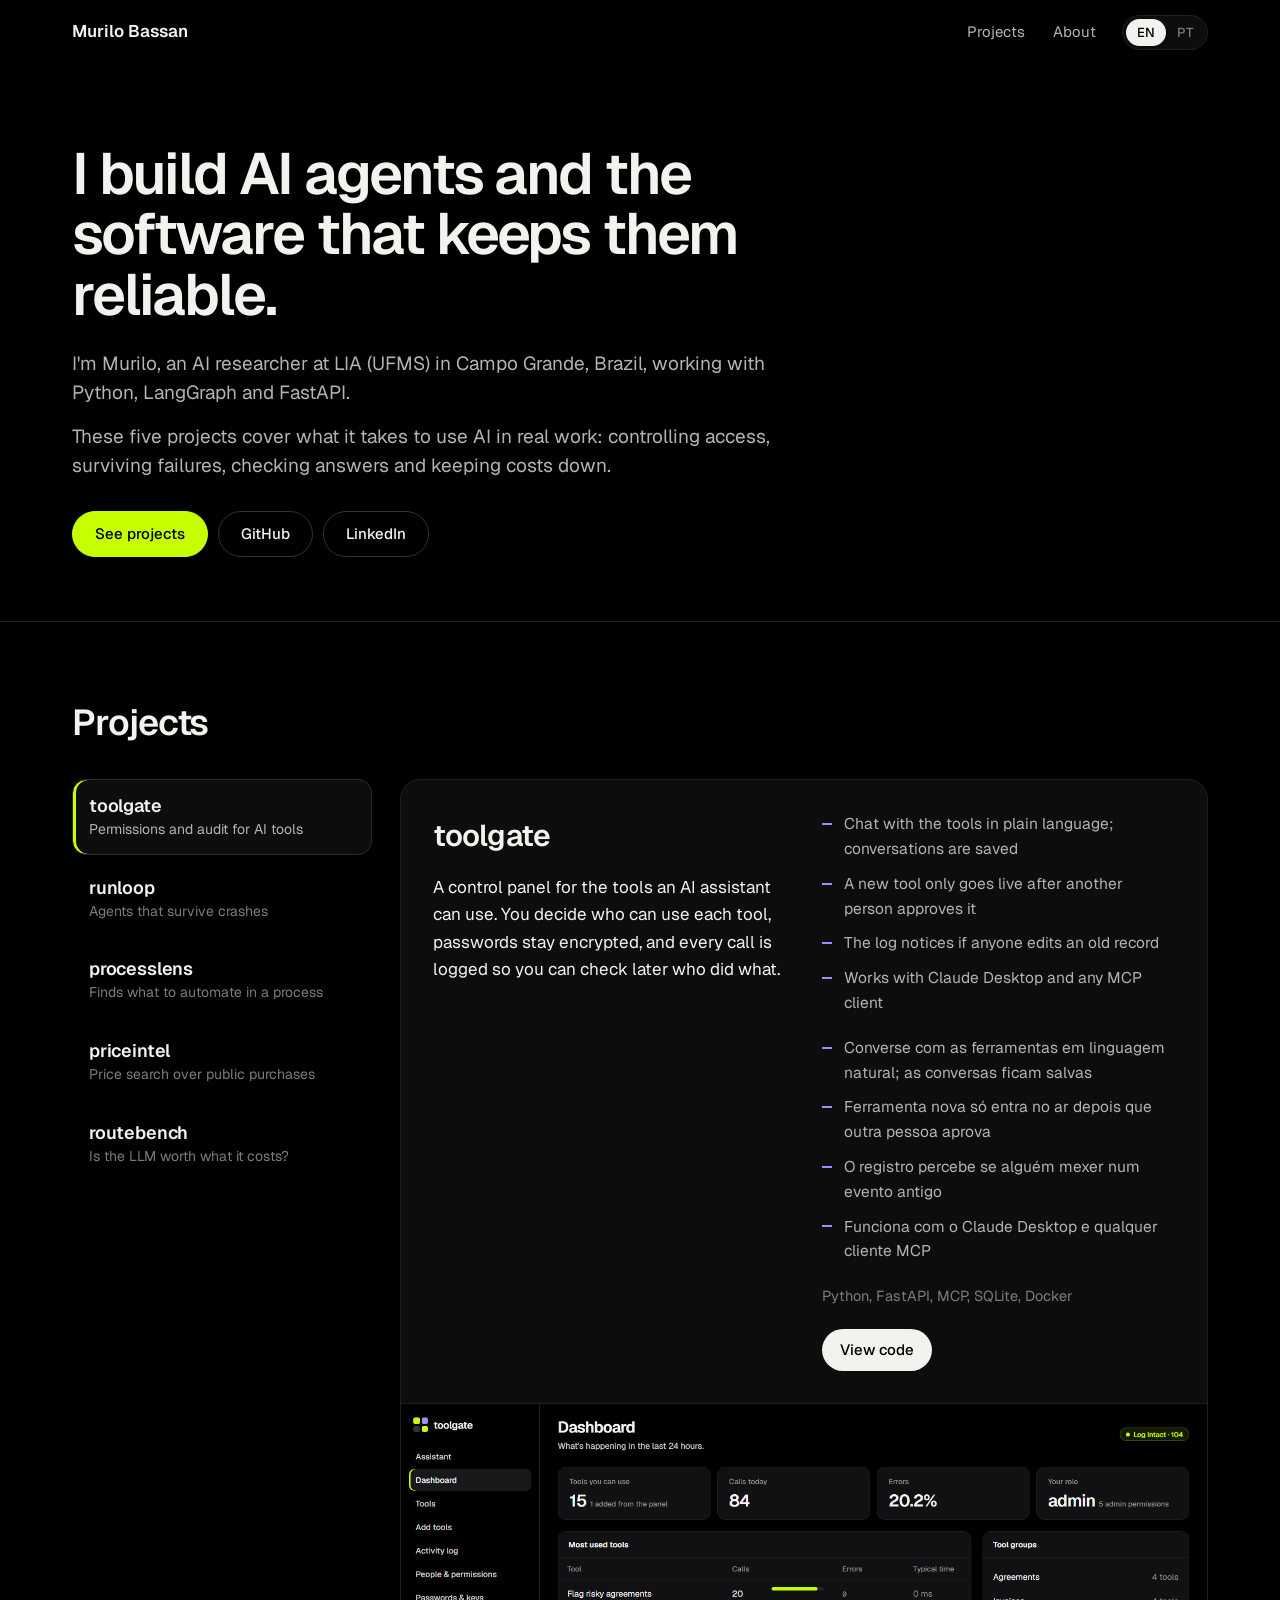
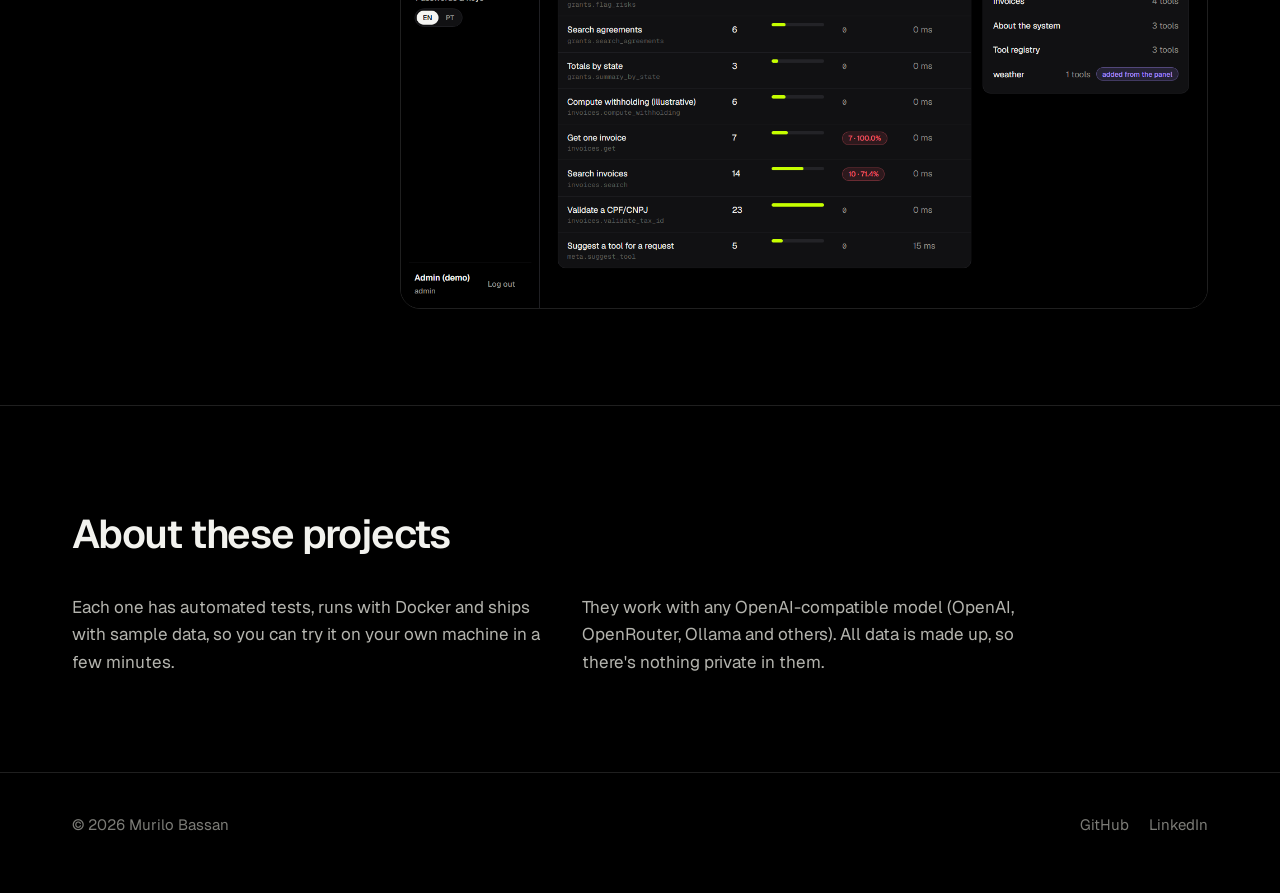
<file: index.html>
<!doctype html>
<html lang="en">
<head>
  <meta charset="utf-8">
  <meta name="viewport" content="width=device-width, initial-scale=1">
  <title>Murilo Bassan</title>
  <meta name="description" content="Murilo Bassan, AI researcher at LIA (UFMS). Projects with AI agents, Python, LangGraph and FastAPI.">
  <link rel="preconnect" href="https://fonts.googleapis.com">
  <link rel="preconnect" href="https://fonts.gstatic.com" crossorigin>
  <link rel="stylesheet" href="https://fonts.googleapis.com/css2?family=Geist:wght@400;500;600;700&display=swap">
  <link rel="stylesheet" href="styles.css">
  <link rel="icon" href="data:image/svg+xml,%3Csvg xmlns='http://www.w3.org/2000/svg' viewBox='0 0 16 16'%3E%3Crect width='16' height='16' rx='4' fill='%23000'/%3E%3Ccircle cx='8' cy='8' r='4' fill='%23c6ff00'/%3E%3C/svg%3E">
</head>
<body>
<nav>
  <div class="wrap">
    <a class="brand" href="#top">Murilo Bassan</a>
    <div class="links">
      <a href="#projects"><span data-lang-en>Projects</span><span data-lang-pt>Projetos</span></a>
      <a href="#about"><span data-lang-en>About</span><span data-lang-pt>Sobre</span></a>
      <span class="lang" role="group" aria-label="Language">
        <button type="button" data-set-lang="en" aria-pressed="true">EN</button>
        <button type="button" data-set-lang="pt-BR" aria-pressed="false">PT</button>
      </span>
    </div>
  </div>
</nav>

<header class="hero" id="top">
  <div class="wrap">
    <div class="intro">
      <h1 data-lang-en>I build AI agents and the software that keeps them reliable.</h1>
      <h1 data-lang-pt>Construo agentes de IA e o software que os mantém confiáveis.</h1>
      <p data-lang-en>I'm Murilo, an AI researcher at LIA (UFMS) in Campo Grande, Brazil, working with Python, LangGraph and FastAPI.</p>
      <p data-lang-pt>Sou o Murilo, pesquisador de IA no LIA (UFMS), em Campo Grande, e trabalho com Python, LangGraph e FastAPI.</p>
      <p class="soft" data-lang-en>These five projects cover what it takes to use AI in real work: controlling access, surviving failures, checking answers and keeping costs down.</p>
      <p class="soft" data-lang-pt>Estes cinco projetos tratam do que é preciso para usar IA no trabalho de verdade: controlar acesso, aguentar falhas, conferir respostas e segurar o custo.</p>
      <div class="cta">
        <a class="btn primary" href="#projects"><span data-lang-en>See projects</span><span data-lang-pt>Ver projetos</span></a>
        <a class="btn" href="https://github.com/murilo-bassan" target="_blank" rel="noreferrer">GitHub</a>
        <a class="btn" href="https://www.linkedin.com/in/murilo-bassan-3909a2261/" target="_blank" rel="noreferrer">LinkedIn</a>
      </div>
    </div>
  </div>
</header>

<main class="explorer" id="projects">
  <div class="wrap">
    <h2 class="section-title"><span data-lang-en>Projects</span><span data-lang-pt>Projetos</span></h2>
    <div class="layout">
      <div class="tabs" role="tablist" aria-label="Projects">
      <button type="button" role="tab" id="t-toolgate" aria-controls="p-toolgate" aria-selected="true" tabindex="0">
        <span class="t-name">toolgate</span>
        <span class="t-line" data-lang-en>Permissions and audit for AI tools</span><span class="t-line" data-lang-pt>Permissões e auditoria para ferramentas de IA</span>
      </button>
      <button type="button" role="tab" id="t-runloop" aria-controls="p-runloop" aria-selected="false" tabindex="-1">
        <span class="t-name">runloop</span>
        <span class="t-line" data-lang-en>Agents that survive crashes</span><span class="t-line" data-lang-pt>Agentes que aguentam quedas</span>
      </button>
      <button type="button" role="tab" id="t-processlens" aria-controls="p-processlens" aria-selected="false" tabindex="-1">
        <span class="t-name">processlens</span>
        <span class="t-line" data-lang-en>Finds what to automate in a process</span><span class="t-line" data-lang-pt>Acha o que automatizar num processo</span>
      </button>
      <button type="button" role="tab" id="t-priceintel" aria-controls="p-priceintel" aria-selected="false" tabindex="-1">
        <span class="t-name">priceintel</span>
        <span class="t-line" data-lang-en>Price search over public purchases</span><span class="t-line" data-lang-pt>Busca de preços em compras públicas</span>
      </button>
      <button type="button" role="tab" id="t-routebench" aria-controls="p-routebench" aria-selected="false" tabindex="-1">
        <span class="t-name">routebench</span>
        <span class="t-line" data-lang-en>Is the LLM worth what it costs?</span><span class="t-line" data-lang-pt>O LLM vale o que custa?</span>
      </button>
      </div>
      <div class="panels">
    <section class="panel" role="tabpanel" id="p-toolgate" aria-labelledby="t-toolgate" tabindex="0">
      <div class="body">
        <div>
          <h3>toolgate</h3>
          <p class="what" data-lang-en>A control panel for the tools an AI assistant can use. You decide who can use each tool, passwords stay encrypted, and every call is logged so you can check later who did what.</p>
          <p class="what" data-lang-pt>Um painel de controle para as ferramentas que um assistente de IA pode usar. Você decide quem usa cada ferramenta, as senhas ficam criptografadas e toda chamada fica registrada para conferir depois quem fez o quê.</p>
        </div>
        <div>
          <ul data-lang-en>
          <li>Chat with the tools in plain language; conversations are saved</li>
          <li>A new tool only goes live after another person approves it</li>
          <li>The log notices if anyone edits an old record</li>
          <li>Works with Claude Desktop and any MCP client</li>
          </ul>
          <ul data-lang-pt>
          <li>Converse com as ferramentas em linguagem natural; as conversas ficam salvas</li>
          <li>Ferramenta nova só entra no ar depois que outra pessoa aprova</li>
          <li>O registro percebe se alguém mexer num evento antigo</li>
          <li>Funciona com o Claude Desktop e qualquer cliente MCP</li>
          </ul>
          <p class="stack">Python, FastAPI, MCP, SQLite, Docker</p>
          <a class="code" href="https://github.com/murilo-bassan/mcp-tool-gateway" target="_blank" rel="noreferrer"><span data-lang-en>View code</span><span data-lang-pt>Ver código</span></a>
        </div>
      </div>
      <div class="shot"><video data-demo="gateway" poster="assets/gateway.png" muted loop playsinline preload="none" aria-label="toolgate demo"></video></div>
    </section>
    <section class="panel" role="tabpanel" id="p-runloop" aria-labelledby="t-runloop" tabindex="0" hidden>
      <div class="body">
        <div>
          <h3>runloop</h3>
          <p class="what" data-lang-en>Runs AI agents on long tasks without losing work. If the server goes down halfway, the agent continues where it stopped and nothing is done twice.</p>
          <p class="what" data-lang-pt>Roda agentes de IA em tarefas longas sem perder trabalho. Se o servidor cair no meio, o agente continua de onde parou e nada é feito duas vezes.</p>
        </div>
        <div>
          <ul data-lang-en>
          <li>Asks a person before actions like placing an order</li>
          <li>Token limit per user, so costs can't run away</li>
          <li>Shows each step of the agent live</li>
          <li>Tested by killing a worker mid-run: 24 of 24 tasks finished, no duplicate orders</li>
          </ul>
          <ul data-lang-pt>
          <li>Pede aprovação de uma pessoa antes de ações como fazer um pedido</li>
          <li>Limite de tokens por usuário, para o custo não sair do controle</li>
          <li>Mostra cada passo do agente ao vivo</li>
          <li>Testado derrubando um worker no meio: 24 de 24 tarefas concluídas, nenhum pedido duplicado</li>
          </ul>
          <p class="stack">Python, PostgreSQL, FastAPI, Docker</p>
          <a class="code" href="https://github.com/murilo-bassan/durable-agent-runtime" target="_blank" rel="noreferrer"><span data-lang-en>View code</span><span data-lang-pt>Ver código</span></a>
        </div>
      </div>
      <div class="shot"><video data-demo="runtime" poster="assets/runtime.png" muted loop playsinline preload="none" aria-label="runloop demo"></video></div>
    </section>
    <section class="panel" role="tabpanel" id="p-processlens" aria-labelledby="t-processlens" tabindex="0" hidden>
      <div class="body">
        <div>
          <h3>processlens</h3>
          <p class="what" data-lang-en>Reads a business process (a BPMN diagram plus its written description) and suggests what could be automated. Each suggestion points to the part of the document that backs it up.</p>
          <p class="what" data-lang-pt>Lê um processo de negócio (o diagrama BPMN e a descrição escrita) e sugere o que dá para automatizar. Cada sugestão aponta o trecho do documento que a justifica.</p>
        </div>
        <div>
          <ul data-lang-en>
          <li>Suggestions with no source in the documents are thrown out</li>
          <li>Scores come from a fixed checklist, so the same answers always give the same score</li>
          <li>Exports the report to Word, HTML or JSON</li>
          <li>Built as a LangGraph pipeline, one step per job</li>
          </ul>
          <ul data-lang-pt>
          <li>Sugestão sem fonte nos documentos é descartada</li>
          <li>A nota vem de um checklist fixo: mesmas respostas, mesma nota</li>
          <li>Exporta o relatório em Word, HTML ou JSON</li>
          <li>Feito como um pipeline LangGraph, uma etapa para cada tarefa</li>
          </ul>
          <p class="stack">Python, LangGraph, Pydantic, FastAPI</p>
          <div class="actions"><a class="code" href="https://github.com/murilo-bassan/process-automation-agents" target="_blank" rel="noreferrer"><span data-lang-en>View code</span><span data-lang-pt>Ver código</span></a>
          <a class="demo" href="demos/processlens-report.html" target="_blank" rel="noreferrer" data-lang-en>Open a sample report</a><a class="demo" href="demos/processlens-report.pt.html" target="_blank" rel="noreferrer" data-lang-pt>Abrir um relatório de exemplo</a></div>
        </div>
      </div>
      <div class="shot"><video data-demo="processlens" poster="assets/processlens.png" muted loop playsinline preload="none" aria-label="processlens demo"></video></div>
    </section>
    <section class="panel" role="tabpanel" id="p-priceintel" aria-labelledby="t-priceintel" tabindex="0" hidden>
      <div class="body">
        <div>
          <h3>priceintel</h3>
          <p class="what" data-lang-en>Answers "how much did the government pay for this?" by searching purchase records. It skips items that only look similar, turns boxes and packs into unit prices, and drops values typed in wrong.</p>
          <p class="what" data-lang-pt>Responde "quanto o governo pagou por isto?" buscando em registros de compras. Ignora itens só parecidos, converte caixas e pacotes em preço por unidade e descarta valores digitados errado.</p>
        </div>
        <div>
          <ul data-lang-en>
          <li>Searching "computer" no longer returns computer desks</li>
          <li>Every number in the answer links to the purchases behind it</li>
          <li>Turn each step off and watch the estimate get worse</li>
          <li>Worst error went from 968% to 14% on the test set</li>
          </ul>
          <ul data-lang-pt>
          <li>Buscar "computador" não traz mais mesa para computador</li>
          <li>Cada número da resposta leva às compras de onde saiu</li>
          <li>Desligue cada etapa e veja a estimativa piorar</li>
          <li>O pior erro caiu de 968% para 14% no conjunto de teste</li>
          </ul>
          <p class="stack">Python, Next.js, TypeScript, pgvector</p>
          <a class="code" href="https://github.com/murilo-bassan/hybrid-rag-price-intel" target="_blank" rel="noreferrer"><span data-lang-en>View code</span><span data-lang-pt>Ver código</span></a>
        </div>
      </div>
      <div class="shot"><video data-demo="priceintel" poster="assets/priceintel.png" muted loop playsinline preload="none" aria-label="priceintel demo"></video></div>
    </section>
    <section class="panel" role="tabpanel" id="p-routebench" aria-labelledby="t-routebench" tabindex="0" hidden>
      <div class="body">
        <div>
          <h3>routebench</h3>
          <p class="what" data-lang-en>Compares ways to decide which tool should handle a request, from a simple keyword list to an LLM, and shows which one is worth what it costs.</p>
          <p class="what" data-lang-pt>Compara formas de decidir qual ferramenta deve atender um pedido, de uma lista de palavras-chave até um LLM, e mostra qual vale o que custa.</p>
        </div>
        <div>
          <ul data-lang-en>
          <li>Counts how often each method acts on requests it should refuse</li>
          <li>Tells you when a difference is just noise</li>
          <li>Uses the expensive method only when the cheap one isn't sure</li>
          <li>Generates an HTML report you can open in any browser</li>
          </ul>
          <ul data-lang-pt>
          <li>Conta quantas vezes cada método age num pedido que deveria recusar</li>
          <li>Avisa quando uma diferença é só ruído</li>
          <li>Usa o método caro só quando o barato não tem certeza</li>
          <li>Gera um relatório HTML que abre em qualquer navegador</li>
          </ul>
          <p class="stack">Python, NumPy, estatística</p>
          <div class="actions"><a class="code" href="https://github.com/murilo-bassan/llm-routing-eval-lab" target="_blank" rel="noreferrer"><span data-lang-en>View code</span><span data-lang-pt>Ver código</span></a>
          <a class="demo" href="demos/routebench-report.html" target="_blank" rel="noreferrer" data-lang-en>Open the full report</a><a class="demo" href="demos/routebench-report.pt.html" target="_blank" rel="noreferrer" data-lang-pt>Abrir o relatório completo</a></div>
        </div>
      </div>
      <a class="shot" href="assets/routebench.png" target="_blank" rel="noreferrer"><img src="assets/routebench.png" alt="routebench report" loading="lazy"></a>
    </section>
      </div>
    </div>
  </div>
</main>

<section class="about" id="about">
  <div class="wrap">
    <h2 data-lang-en>About these projects</h2>
    <h2 data-lang-pt>Sobre os projetos</h2>
    <div class="cols">
      <p data-lang-en>Each one has automated tests, runs with Docker and ships with sample data, so you can try it on your own machine in a few minutes.</p>
      <p data-lang-pt>Todos têm testes automatizados, rodam com Docker e vêm com dados de exemplo, então dá para testar no seu computador em poucos minutos.</p>
      <p data-lang-en>They work with any OpenAI-compatible model (OpenAI, OpenRouter, Ollama and others). All data is made up, so there's nothing private in them.</p>
      <p data-lang-pt>Funcionam com qualquer modelo compatível com a API da OpenAI (OpenAI, OpenRouter, Ollama e outros). Os dados são todos fictícios, então não há nada privado.</p>
    </div>
  </div>
</section>

<footer>
  <div class="wrap">
    <span>© 2026 Murilo Bassan</span>
    <span class="contact">
      <a href="https://github.com/murilo-bassan" target="_blank" rel="noreferrer">GitHub</a>
      <a href="https://www.linkedin.com/in/murilo-bassan-3909a2261/" target="_blank" rel="noreferrer">LinkedIn</a>
    </span>
  </div>
</footer>

<script>
  // EN by default, PT for Portuguese browsers; the choice is remembered.
  (function () {
    const buttons = document.querySelectorAll("[data-set-lang]");
    function set(lang) {
      document.documentElement.lang = lang;
      buttons.forEach((b) => b.setAttribute("aria-pressed", String(b.dataset.setLang === lang)));
      try { localStorage.setItem("lang", lang); } catch (e) {}
      document.dispatchEvent(new Event("langchange"));
    }
    let saved = null;
    try { saved = localStorage.getItem("lang"); } catch (e) {}
    const browserPt = (navigator.language || "").toLowerCase().startsWith("pt");
    set(saved || (browserPt ? "pt-BR" : "en"));
    buttons.forEach((b) => b.addEventListener("click", () => set(b.dataset.setLang)));
  })();

  // Project tabs: click or arrow keys switch; #name in the URL opens that project.
  (function () {
    const tabs = Array.from(document.querySelectorAll("[role=tab]"));
    function select(tab, focus) {
      tabs.forEach((t) => {
        const on = t === tab;
        t.setAttribute("aria-selected", String(on));
        t.tabIndex = on ? 0 : -1;
        document.getElementById(t.getAttribute("aria-controls")).hidden = !on;
      });
      if (focus) tab.focus();
      tab.scrollIntoView({ block: "nearest", inline: "nearest" });
      history.replaceState(null, "", "#" + tab.id.slice(2));
      playVisible();
    }
    tabs.forEach((t, i) => {
      t.addEventListener("click", () => select(t));
      t.addEventListener("keydown", (e) => {
        const step = { ArrowDown: 1, ArrowRight: 1, ArrowUp: -1, ArrowLeft: -1 }[e.key];
        if (!step) return;
        e.preventDefault();
        select(tabs[(i + step + tabs.length) % tabs.length], true);
      });
    });
    // Demo videos: only the open project plays, in the page's language.
    function playVisible() {
      const lang = document.documentElement.lang === "pt-BR" ? "pt" : "en";
      document.querySelectorAll("video[data-demo]").forEach((v) => {
        if (v.closest("[role=tabpanel]").hidden) { v.pause(); return; }
        const src = `demos/${v.dataset.demo}-${lang}.mp4`;
        if (!v.src.endsWith(src)) { v.src = src; }
        v.play().catch(() => {});
      });
    }
    document.addEventListener("langchange", playVisible);
    const fromHash = document.getElementById("t-" + location.hash.slice(1));
    if (fromHash) { select(fromHash); document.getElementById("projects").scrollIntoView(); }
    else playVisible();
  })();
</script>
</body>
</html>
</file>
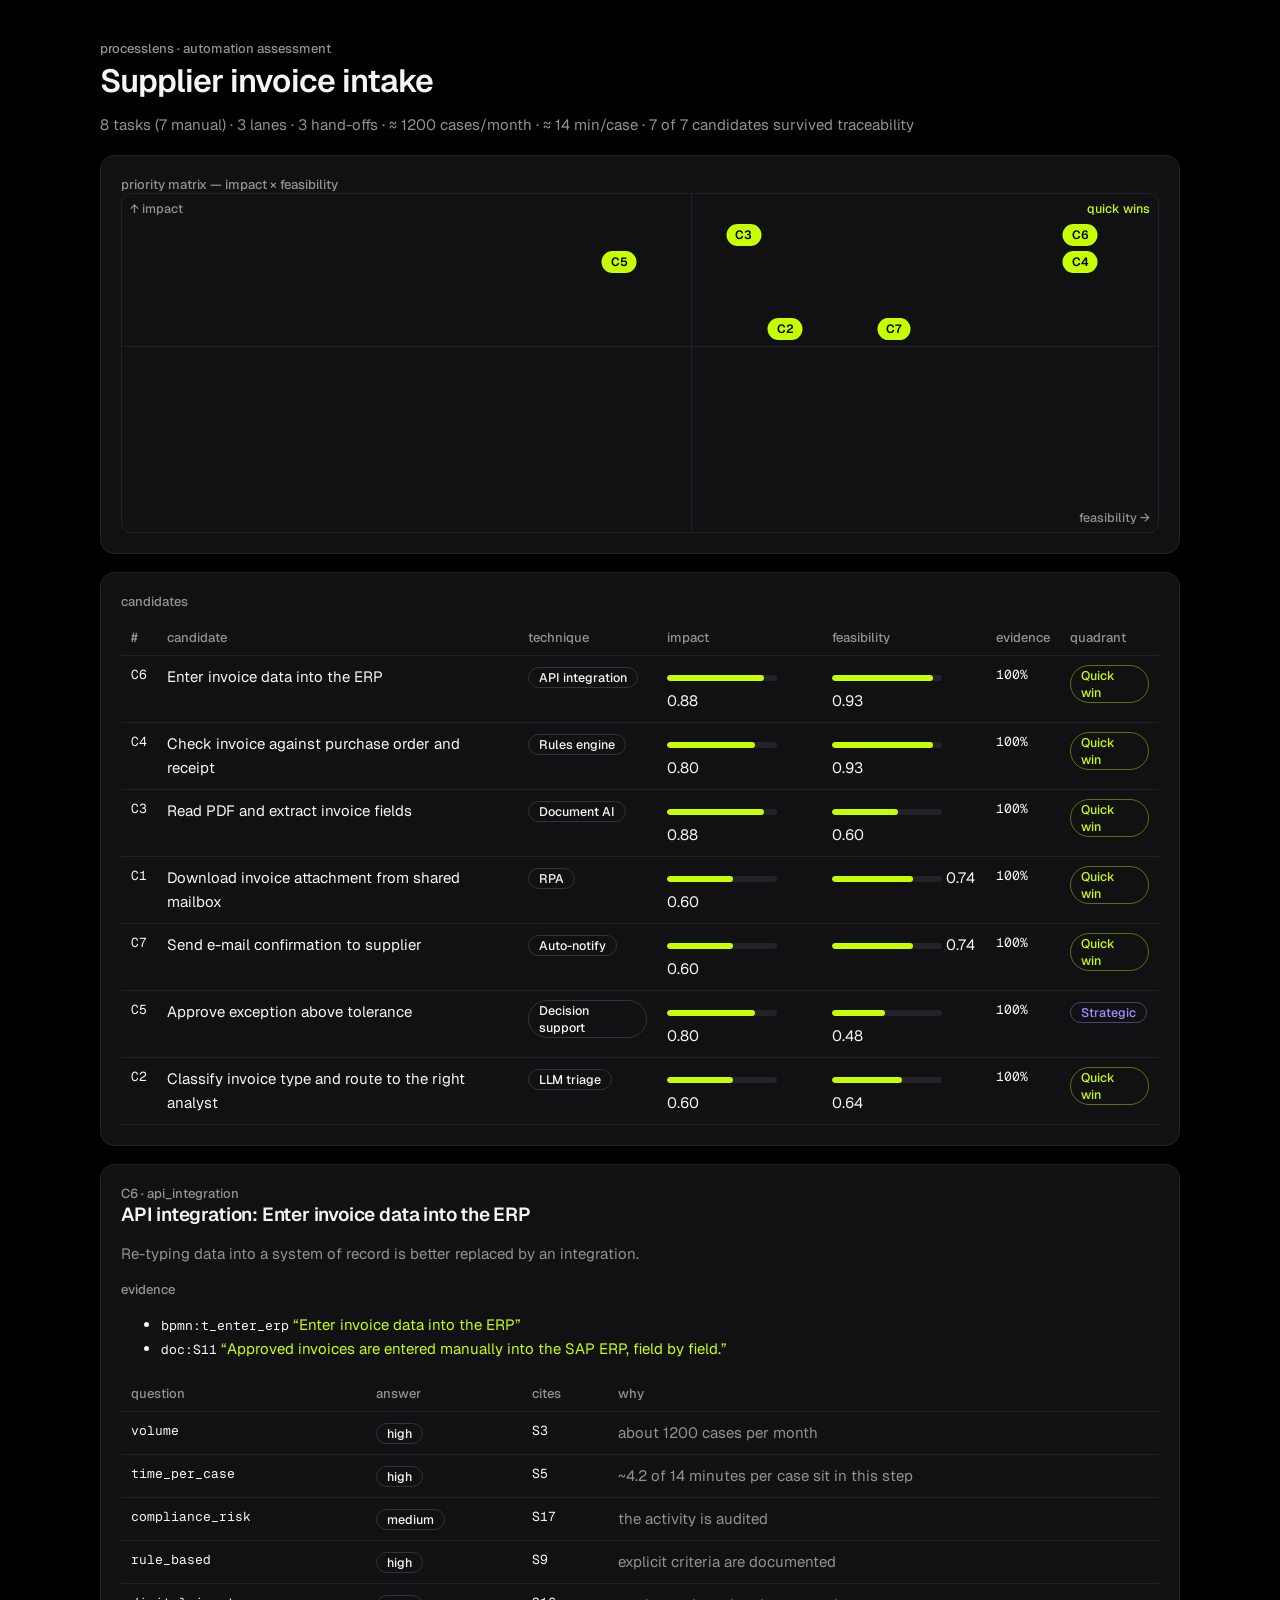
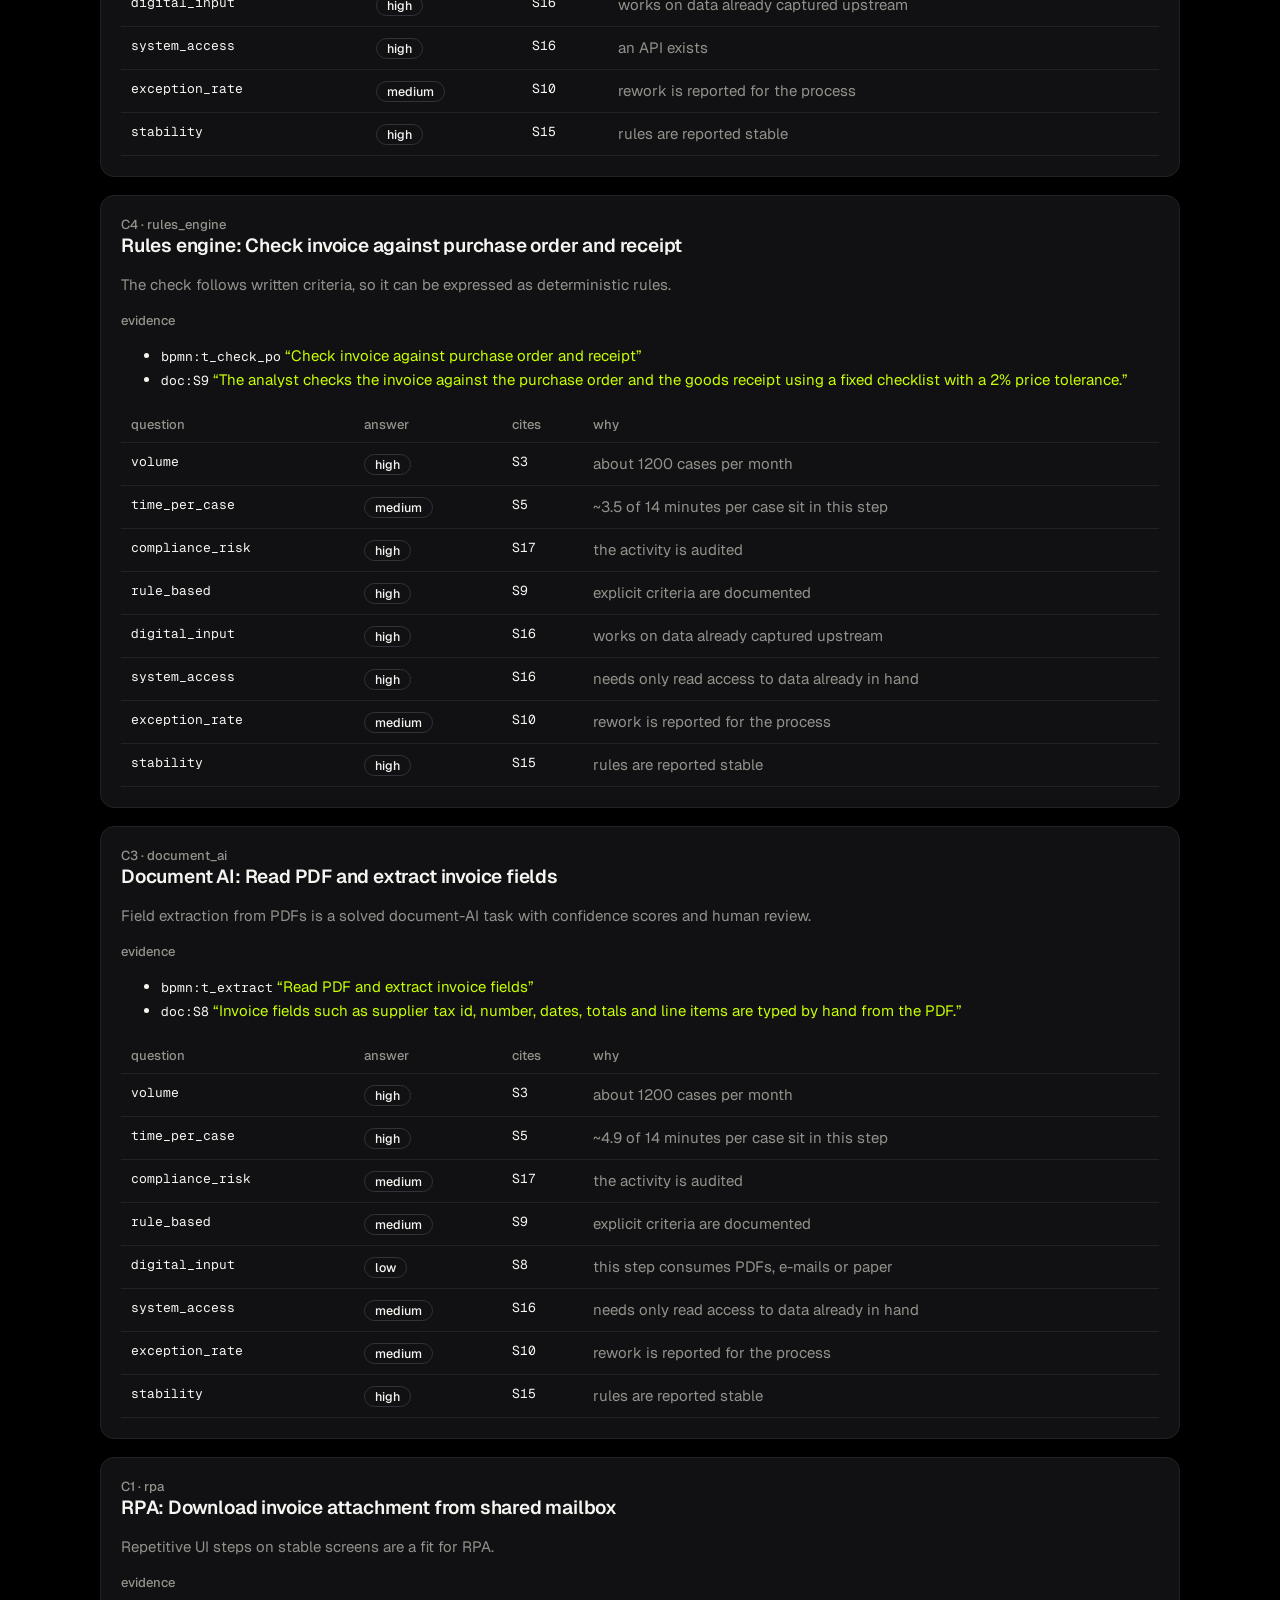
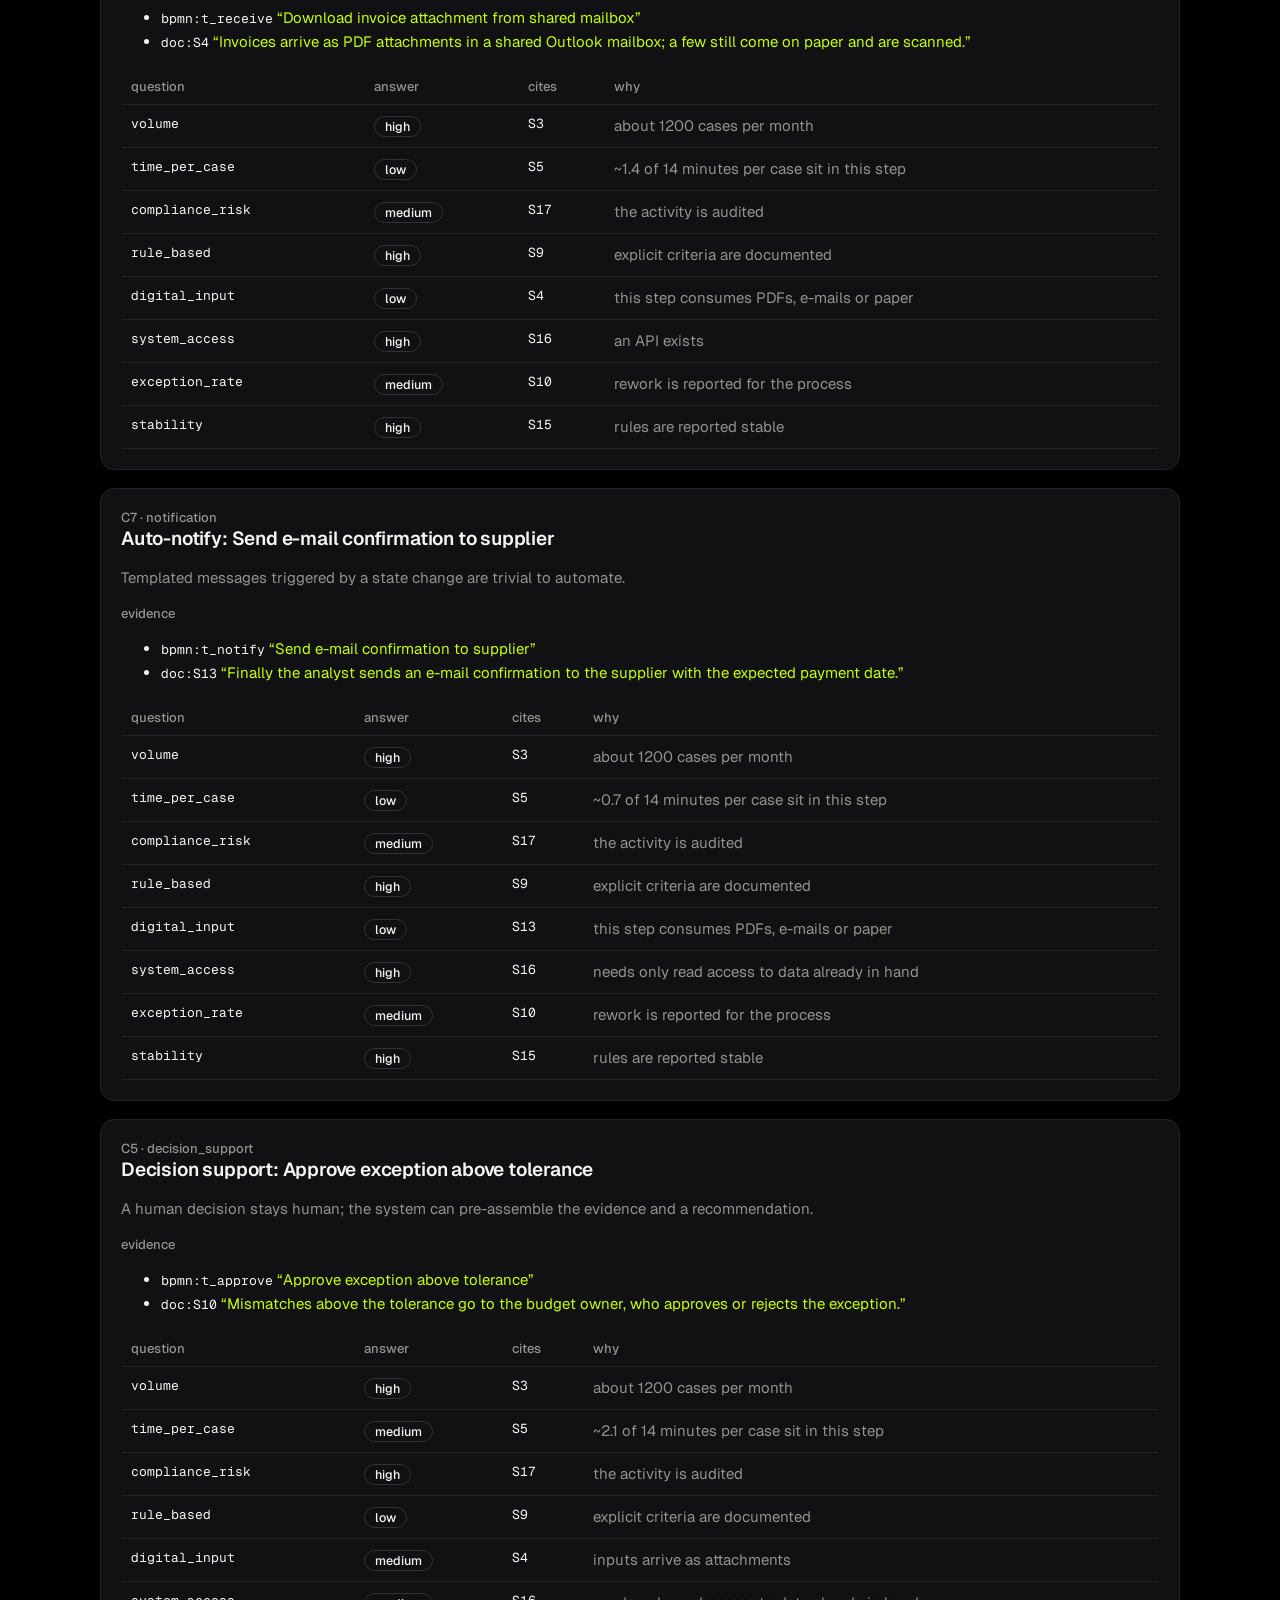
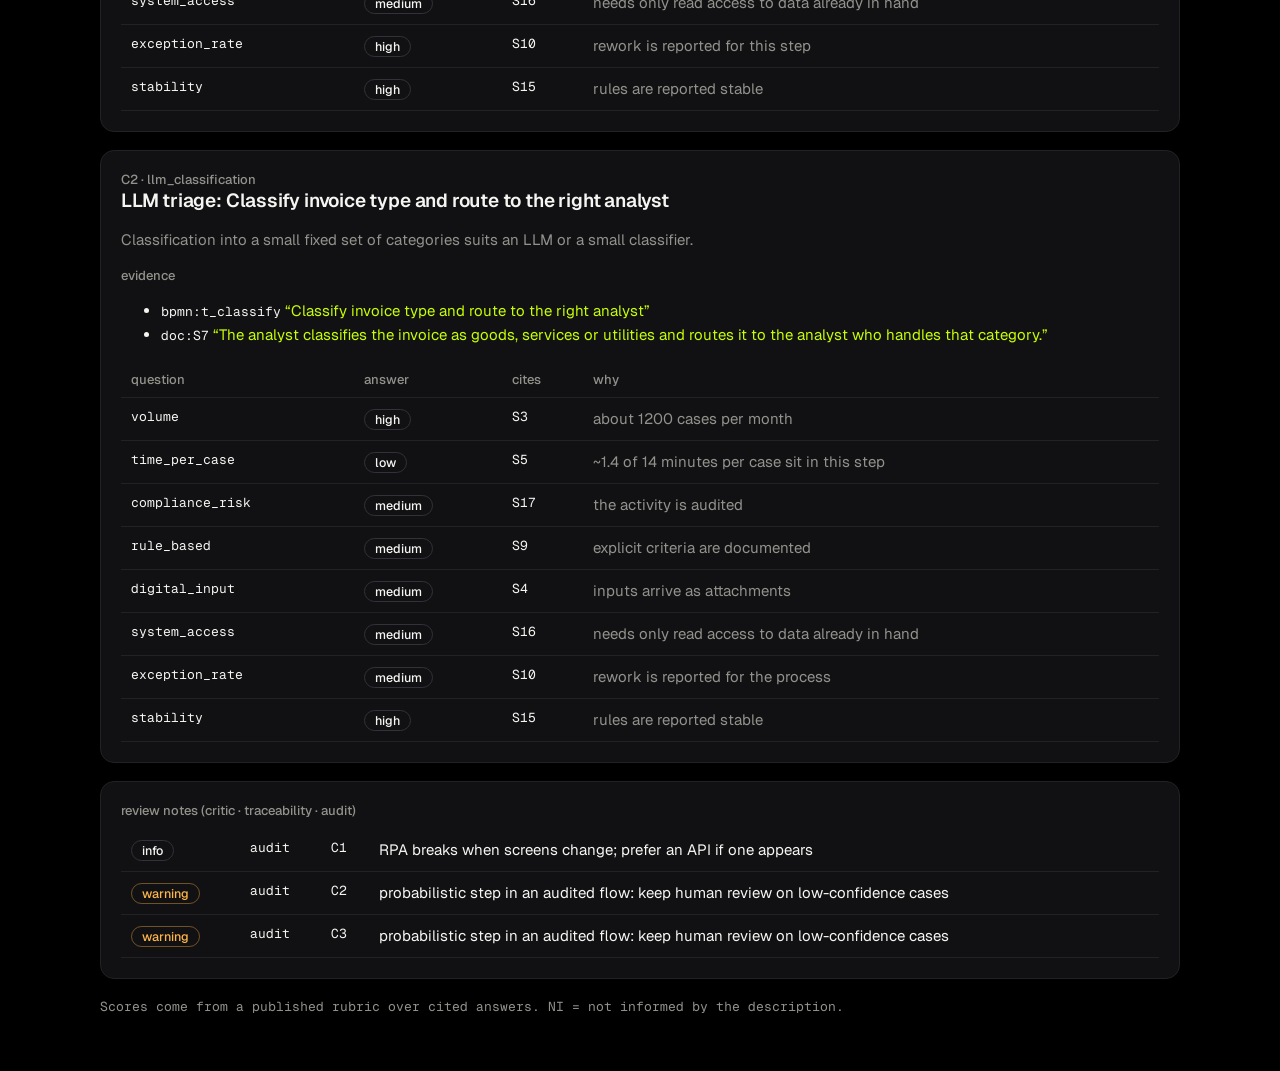
<file: demos/processlens-report.html>
<!doctype html><html lang=en><head><meta charset=utf-8><meta name=viewport content="width=device-width,initial-scale=1"><link rel=stylesheet href="https://fonts.googleapis.com/css2?family=Geist:wght@400;500;600&family=Geist+Mono:wght@400;500&display=swap">
<title>Supplier invoice intake — automation assessment</title><style>
:root{--bg:#000;--s:#111113;--l:#222226;--ink:#f5f5f2;--m:#92928c;--a:#c6ff00;--v:#a58bff;--w:#ffb547;--d:#ff5c6c}
*{box-sizing:border-box}body{margin:0;background:var(--bg);color:var(--ink);font:15px/1.6 Geist,'Segoe UI',system-ui,sans-serif;padding:40px 16px;-webkit-font-smoothing:antialiased}
main{max-width:1080px;margin:0 auto}h1{font:600 32px/1.1 Geist,'Segoe UI',system-ui,sans-serif;letter-spacing:-.03em;margin:6px 0 10px}
h2{font:600 19px Geist,'Segoe UI',system-ui,sans-serif;letter-spacing:-.01em;margin:0}.label{font:500 13px Geist,'Segoe UI',system-ui,sans-serif;color:var(--m)}
.card{border:1px solid var(--l);border-radius:14px;background:var(--s);margin:18px 0;padding:20px}
.chip{display:inline-block;border:1px solid #323238;border-radius:999px;padding:1px 10px;font:500 12.5px Geist,'Segoe UI',system-ui,sans-serif}
.qw{color:var(--a);border-color:rgba(198,255,0,.4)}.st{color:var(--v);border-color:rgba(165,139,255,.4)}.fi{color:var(--w);border-color:rgba(255,181,71,.4)}.re{color:var(--d);border-color:rgba(255,92,108,.4)}
table{width:100%;border-collapse:collapse;margin-top:10px}td,th{text-align:left;padding:9px 10px;border-bottom:1px solid var(--l);vertical-align:top}
th{font:500 13px Geist,'Segoe UI',system-ui,sans-serif;color:var(--m)}
.mono{font-family:'Geist Mono',ui-monospace,monospace;font-size:13px}.muted{color:var(--m)}q{color:var(--a)}
.matrix{position:relative;height:340px;border:1px solid var(--l);border-radius:10px;background:linear-gradient(var(--l),var(--l)) 55% 0/1px 100% no-repeat,linear-gradient(var(--l),var(--l)) 0 45%/100% 1px no-repeat}
.dot{position:absolute;transform:translate(-50%,50%);background:var(--a);color:#000;font:600 12px Geist,'Segoe UI',system-ui,sans-serif;padding:3px 9px;border-radius:999px}
.ax{position:absolute;font:500 12.5px Geist,'Segoe UI',system-ui,sans-serif;color:var(--m)}
.bar{height:6px;background:#232327;border-radius:999px;overflow:hidden;width:110px;display:inline-block;vertical-align:middle}.bar i{display:block;height:100%;background:var(--a);border-radius:999px}
</style></head><body><main>
<div class=label>processlens · automation assessment</div><h1>Supplier invoice intake</h1>
<p class=muted>8 tasks (7 manual) · 3 lanes · 3 hand-offs ·
≈ 1200 cases/month · ≈ 14 min/case ·
7 of 7 candidates survived traceability</p>
<section class=card><div class=label>priority matrix — impact × feasibility</div>
<div class=matrix><span class="dot" style="left:92.5%;bottom:88.0%" title="API integration: Enter invoice data into the ERP">C6</span><span class="dot" style="left:92.5%;bottom:80.0%" title="Rules engine: Check invoice against purchase order and receipt">C4</span><span class="dot" style="left:60.0%;bottom:88.0%" title="Document AI: Read PDF and extract invoice fields">C3</span><span class="dot" style="left:74.5%;bottom:60.0%" title="RPA: Download invoice attachment from shared mailbox">C1</span><span class="dot" style="left:74.5%;bottom:60.0%" title="Auto-notify: Send e-mail confirmation to supplier">C7</span><span class="dot" style="left:48.0%;bottom:80.0%" title="Decision support: Approve exception above tolerance">C5</span><span class="dot" style="left:64.0%;bottom:60.0%" title="LLM triage: Classify invoice type and route to the right analyst">C2</span><span class=ax style="right:8px;bottom:6px">feasibility →</span><span class=ax style="left:8px;top:6px">↑ impact</span>
<span class=ax style="right:8px;top:6px;color:var(--a)">quick wins</span></div></section>
<section class=card><div class=label>candidates</div><table><tr><th>#</th><th>candidate</th><th>technique</th><th>impact</th>
<th>feasibility</th><th>evidence</th><th>quadrant</th></tr><tr><td class=mono>C6</td><td>Enter invoice data into the ERP</td><td><span class=chip>API integration</span></td><td><span class=bar><i style='width:88%'></i></span> 0.88</td><td><span class=bar><i style='width:92%'></i></span> 0.93</td><td class=mono>100%</td><td><span class='chip qw'>Quick win</span></td></tr><tr><td class=mono>C4</td><td>Check invoice against purchase order and receipt</td><td><span class=chip>Rules engine</span></td><td><span class=bar><i style='width:80%'></i></span> 0.80</td><td><span class=bar><i style='width:92%'></i></span> 0.93</td><td class=mono>100%</td><td><span class='chip qw'>Quick win</span></td></tr><tr><td class=mono>C3</td><td>Read PDF and extract invoice fields</td><td><span class=chip>Document AI</span></td><td><span class=bar><i style='width:88%'></i></span> 0.88</td><td><span class=bar><i style='width:60%'></i></span> 0.60</td><td class=mono>100%</td><td><span class='chip qw'>Quick win</span></td></tr><tr><td class=mono>C1</td><td>Download invoice attachment from shared mailbox</td><td><span class=chip>RPA</span></td><td><span class=bar><i style='width:60%'></i></span> 0.60</td><td><span class=bar><i style='width:74%'></i></span> 0.74</td><td class=mono>100%</td><td><span class='chip qw'>Quick win</span></td></tr><tr><td class=mono>C7</td><td>Send e-mail confirmation to supplier</td><td><span class=chip>Auto-notify</span></td><td><span class=bar><i style='width:60%'></i></span> 0.60</td><td><span class=bar><i style='width:74%'></i></span> 0.74</td><td class=mono>100%</td><td><span class='chip qw'>Quick win</span></td></tr><tr><td class=mono>C5</td><td>Approve exception above tolerance</td><td><span class=chip>Decision support</span></td><td><span class=bar><i style='width:80%'></i></span> 0.80</td><td><span class=bar><i style='width:48%'></i></span> 0.48</td><td class=mono>100%</td><td><span class='chip st'>Strategic</span></td></tr><tr><td class=mono>C2</td><td>Classify invoice type and route to the right analyst</td><td><span class=chip>LLM triage</span></td><td><span class=bar><i style='width:60%'></i></span> 0.60</td><td><span class=bar><i style='width:64%'></i></span> 0.64</td><td class=mono>100%</td><td><span class='chip qw'>Quick win</span></td></tr></table></section>
<section class=card><div class=label>C6 · api_integration</div><h2>API integration: Enter invoice data into the ERP</h2><p class=muted>Re-typing data into a system of record is better replaced by an integration.</p><div class=label>evidence</div><ul><li><span class=mono>bpmn:t_enter_erp</span> <q>Enter invoice data into the ERP</q></li><li><span class=mono>doc:S11</span> <q>Approved invoices are entered manually into the SAP ERP, field by field.</q></li></ul><table><tr><th>question</th><th>answer</th><th>cites</th><th>why</th></tr><tr><td class=mono>volume</td><td><span class=chip>high</span></td><td class=mono>S3</td><td class=muted>about 1200 cases per month</td></tr><tr><td class=mono>time_per_case</td><td><span class=chip>high</span></td><td class=mono>S5</td><td class=muted>~4.2 of 14 minutes per case sit in this step</td></tr><tr><td class=mono>compliance_risk</td><td><span class=chip>medium</span></td><td class=mono>S17</td><td class=muted>the activity is audited</td></tr><tr><td class=mono>rule_based</td><td><span class=chip>high</span></td><td class=mono>S9</td><td class=muted>explicit criteria are documented</td></tr><tr><td class=mono>digital_input</td><td><span class=chip>high</span></td><td class=mono>S16</td><td class=muted>works on data already captured upstream</td></tr><tr><td class=mono>system_access</td><td><span class=chip>high</span></td><td class=mono>S16</td><td class=muted>an API exists</td></tr><tr><td class=mono>exception_rate</td><td><span class=chip>medium</span></td><td class=mono>S10</td><td class=muted>rework is reported for the process</td></tr><tr><td class=mono>stability</td><td><span class=chip>high</span></td><td class=mono>S15</td><td class=muted>rules are reported stable</td></tr></table></section><section class=card><div class=label>C4 · rules_engine</div><h2>Rules engine: Check invoice against purchase order and receipt</h2><p class=muted>The check follows written criteria, so it can be expressed as deterministic rules.</p><div class=label>evidence</div><ul><li><span class=mono>bpmn:t_check_po</span> <q>Check invoice against purchase order and receipt</q></li><li><span class=mono>doc:S9</span> <q>The analyst checks the invoice against the purchase order and the goods receipt using a fixed checklist with a 2% price tolerance.</q></li></ul><table><tr><th>question</th><th>answer</th><th>cites</th><th>why</th></tr><tr><td class=mono>volume</td><td><span class=chip>high</span></td><td class=mono>S3</td><td class=muted>about 1200 cases per month</td></tr><tr><td class=mono>time_per_case</td><td><span class=chip>medium</span></td><td class=mono>S5</td><td class=muted>~3.5 of 14 minutes per case sit in this step</td></tr><tr><td class=mono>compliance_risk</td><td><span class=chip>high</span></td><td class=mono>S17</td><td class=muted>the activity is audited</td></tr><tr><td class=mono>rule_based</td><td><span class=chip>high</span></td><td class=mono>S9</td><td class=muted>explicit criteria are documented</td></tr><tr><td class=mono>digital_input</td><td><span class=chip>high</span></td><td class=mono>S16</td><td class=muted>works on data already captured upstream</td></tr><tr><td class=mono>system_access</td><td><span class=chip>high</span></td><td class=mono>S16</td><td class=muted>needs only read access to data already in hand</td></tr><tr><td class=mono>exception_rate</td><td><span class=chip>medium</span></td><td class=mono>S10</td><td class=muted>rework is reported for the process</td></tr><tr><td class=mono>stability</td><td><span class=chip>high</span></td><td class=mono>S15</td><td class=muted>rules are reported stable</td></tr></table></section><section class=card><div class=label>C3 · document_ai</div><h2>Document AI: Read PDF and extract invoice fields</h2><p class=muted>Field extraction from PDFs is a solved document-AI task with confidence scores and human review.</p><div class=label>evidence</div><ul><li><span class=mono>bpmn:t_extract</span> <q>Read PDF and extract invoice fields</q></li><li><span class=mono>doc:S8</span> <q>Invoice fields such as supplier tax id, number, dates, totals and line items are typed by hand from the PDF.</q></li></ul><table><tr><th>question</th><th>answer</th><th>cites</th><th>why</th></tr><tr><td class=mono>volume</td><td><span class=chip>high</span></td><td class=mono>S3</td><td class=muted>about 1200 cases per month</td></tr><tr><td class=mono>time_per_case</td><td><span class=chip>high</span></td><td class=mono>S5</td><td class=muted>~4.9 of 14 minutes per case sit in this step</td></tr><tr><td class=mono>compliance_risk</td><td><span class=chip>medium</span></td><td class=mono>S17</td><td class=muted>the activity is audited</td></tr><tr><td class=mono>rule_based</td><td><span class=chip>medium</span></td><td class=mono>S9</td><td class=muted>explicit criteria are documented</td></tr><tr><td class=mono>digital_input</td><td><span class=chip>low</span></td><td class=mono>S8</td><td class=muted>this step consumes PDFs, e-mails or paper</td></tr><tr><td class=mono>system_access</td><td><span class=chip>medium</span></td><td class=mono>S16</td><td class=muted>needs only read access to data already in hand</td></tr><tr><td class=mono>exception_rate</td><td><span class=chip>medium</span></td><td class=mono>S10</td><td class=muted>rework is reported for the process</td></tr><tr><td class=mono>stability</td><td><span class=chip>high</span></td><td class=mono>S15</td><td class=muted>rules are reported stable</td></tr></table></section><section class=card><div class=label>C1 · rpa</div><h2>RPA: Download invoice attachment from shared mailbox</h2><p class=muted>Repetitive UI steps on stable screens are a fit for RPA.</p><div class=label>evidence</div><ul><li><span class=mono>bpmn:t_receive</span> <q>Download invoice attachment from shared mailbox</q></li><li><span class=mono>doc:S4</span> <q>Invoices arrive as PDF attachments in a shared Outlook mailbox; a few still come on paper and are scanned.</q></li></ul><table><tr><th>question</th><th>answer</th><th>cites</th><th>why</th></tr><tr><td class=mono>volume</td><td><span class=chip>high</span></td><td class=mono>S3</td><td class=muted>about 1200 cases per month</td></tr><tr><td class=mono>time_per_case</td><td><span class=chip>low</span></td><td class=mono>S5</td><td class=muted>~1.4 of 14 minutes per case sit in this step</td></tr><tr><td class=mono>compliance_risk</td><td><span class=chip>medium</span></td><td class=mono>S17</td><td class=muted>the activity is audited</td></tr><tr><td class=mono>rule_based</td><td><span class=chip>high</span></td><td class=mono>S9</td><td class=muted>explicit criteria are documented</td></tr><tr><td class=mono>digital_input</td><td><span class=chip>low</span></td><td class=mono>S4</td><td class=muted>this step consumes PDFs, e-mails or paper</td></tr><tr><td class=mono>system_access</td><td><span class=chip>high</span></td><td class=mono>S16</td><td class=muted>an API exists</td></tr><tr><td class=mono>exception_rate</td><td><span class=chip>medium</span></td><td class=mono>S10</td><td class=muted>rework is reported for the process</td></tr><tr><td class=mono>stability</td><td><span class=chip>high</span></td><td class=mono>S15</td><td class=muted>rules are reported stable</td></tr></table></section><section class=card><div class=label>C7 · notification</div><h2>Auto-notify: Send e-mail confirmation to supplier</h2><p class=muted>Templated messages triggered by a state change are trivial to automate.</p><div class=label>evidence</div><ul><li><span class=mono>bpmn:t_notify</span> <q>Send e-mail confirmation to supplier</q></li><li><span class=mono>doc:S13</span> <q>Finally the analyst sends an e-mail confirmation to the supplier with the expected payment date.</q></li></ul><table><tr><th>question</th><th>answer</th><th>cites</th><th>why</th></tr><tr><td class=mono>volume</td><td><span class=chip>high</span></td><td class=mono>S3</td><td class=muted>about 1200 cases per month</td></tr><tr><td class=mono>time_per_case</td><td><span class=chip>low</span></td><td class=mono>S5</td><td class=muted>~0.7 of 14 minutes per case sit in this step</td></tr><tr><td class=mono>compliance_risk</td><td><span class=chip>medium</span></td><td class=mono>S17</td><td class=muted>the activity is audited</td></tr><tr><td class=mono>rule_based</td><td><span class=chip>high</span></td><td class=mono>S9</td><td class=muted>explicit criteria are documented</td></tr><tr><td class=mono>digital_input</td><td><span class=chip>low</span></td><td class=mono>S13</td><td class=muted>this step consumes PDFs, e-mails or paper</td></tr><tr><td class=mono>system_access</td><td><span class=chip>high</span></td><td class=mono>S16</td><td class=muted>needs only read access to data already in hand</td></tr><tr><td class=mono>exception_rate</td><td><span class=chip>medium</span></td><td class=mono>S10</td><td class=muted>rework is reported for the process</td></tr><tr><td class=mono>stability</td><td><span class=chip>high</span></td><td class=mono>S15</td><td class=muted>rules are reported stable</td></tr></table></section><section class=card><div class=label>C5 · decision_support</div><h2>Decision support: Approve exception above tolerance</h2><p class=muted>A human decision stays human; the system can pre-assemble the evidence and a recommendation.</p><div class=label>evidence</div><ul><li><span class=mono>bpmn:t_approve</span> <q>Approve exception above tolerance</q></li><li><span class=mono>doc:S10</span> <q>Mismatches above the tolerance go to the budget owner, who approves or rejects the exception.</q></li></ul><table><tr><th>question</th><th>answer</th><th>cites</th><th>why</th></tr><tr><td class=mono>volume</td><td><span class=chip>high</span></td><td class=mono>S3</td><td class=muted>about 1200 cases per month</td></tr><tr><td class=mono>time_per_case</td><td><span class=chip>medium</span></td><td class=mono>S5</td><td class=muted>~2.1 of 14 minutes per case sit in this step</td></tr><tr><td class=mono>compliance_risk</td><td><span class=chip>high</span></td><td class=mono>S17</td><td class=muted>the activity is audited</td></tr><tr><td class=mono>rule_based</td><td><span class=chip>low</span></td><td class=mono>S9</td><td class=muted>explicit criteria are documented</td></tr><tr><td class=mono>digital_input</td><td><span class=chip>medium</span></td><td class=mono>S4</td><td class=muted>inputs arrive as attachments</td></tr><tr><td class=mono>system_access</td><td><span class=chip>medium</span></td><td class=mono>S16</td><td class=muted>needs only read access to data already in hand</td></tr><tr><td class=mono>exception_rate</td><td><span class=chip>high</span></td><td class=mono>S10</td><td class=muted>rework is reported for this step</td></tr><tr><td class=mono>stability</td><td><span class=chip>high</span></td><td class=mono>S15</td><td class=muted>rules are reported stable</td></tr></table></section><section class=card><div class=label>C2 · llm_classification</div><h2>LLM triage: Classify invoice type and route to the right analyst</h2><p class=muted>Classification into a small fixed set of categories suits an LLM or a small classifier.</p><div class=label>evidence</div><ul><li><span class=mono>bpmn:t_classify</span> <q>Classify invoice type and route to the right analyst</q></li><li><span class=mono>doc:S7</span> <q>The analyst classifies the invoice as goods, services or utilities and routes it to the analyst who handles that category.</q></li></ul><table><tr><th>question</th><th>answer</th><th>cites</th><th>why</th></tr><tr><td class=mono>volume</td><td><span class=chip>high</span></td><td class=mono>S3</td><td class=muted>about 1200 cases per month</td></tr><tr><td class=mono>time_per_case</td><td><span class=chip>low</span></td><td class=mono>S5</td><td class=muted>~1.4 of 14 minutes per case sit in this step</td></tr><tr><td class=mono>compliance_risk</td><td><span class=chip>medium</span></td><td class=mono>S17</td><td class=muted>the activity is audited</td></tr><tr><td class=mono>rule_based</td><td><span class=chip>medium</span></td><td class=mono>S9</td><td class=muted>explicit criteria are documented</td></tr><tr><td class=mono>digital_input</td><td><span class=chip>medium</span></td><td class=mono>S4</td><td class=muted>inputs arrive as attachments</td></tr><tr><td class=mono>system_access</td><td><span class=chip>medium</span></td><td class=mono>S16</td><td class=muted>needs only read access to data already in hand</td></tr><tr><td class=mono>exception_rate</td><td><span class=chip>medium</span></td><td class=mono>S10</td><td class=muted>rework is reported for the process</td></tr><tr><td class=mono>stability</td><td><span class=chip>high</span></td><td class=mono>S15</td><td class=muted>rules are reported stable</td></tr></table></section>
<section class=card><div class=label>review notes (critic · traceability · audit)</div><table><tr><td><span class='chip '>info</span></td><td class=mono>audit</td><td class=mono>C1</td><td>RPA breaks when screens change; prefer an API if one appears</td></tr><tr><td><span class='chip fi'>warning</span></td><td class=mono>audit</td><td class=mono>C2</td><td>probabilistic step in an audited flow: keep human review on low-confidence cases</td></tr><tr><td><span class='chip fi'>warning</span></td><td class=mono>audit</td><td class=mono>C3</td><td>probabilistic step in an audited flow: keep human review on low-confidence cases</td></tr></table></section>
<p class="muted mono">Scores come from a published rubric over cited answers. NI = not informed by the description.</p>
</main></body></html>
</file>
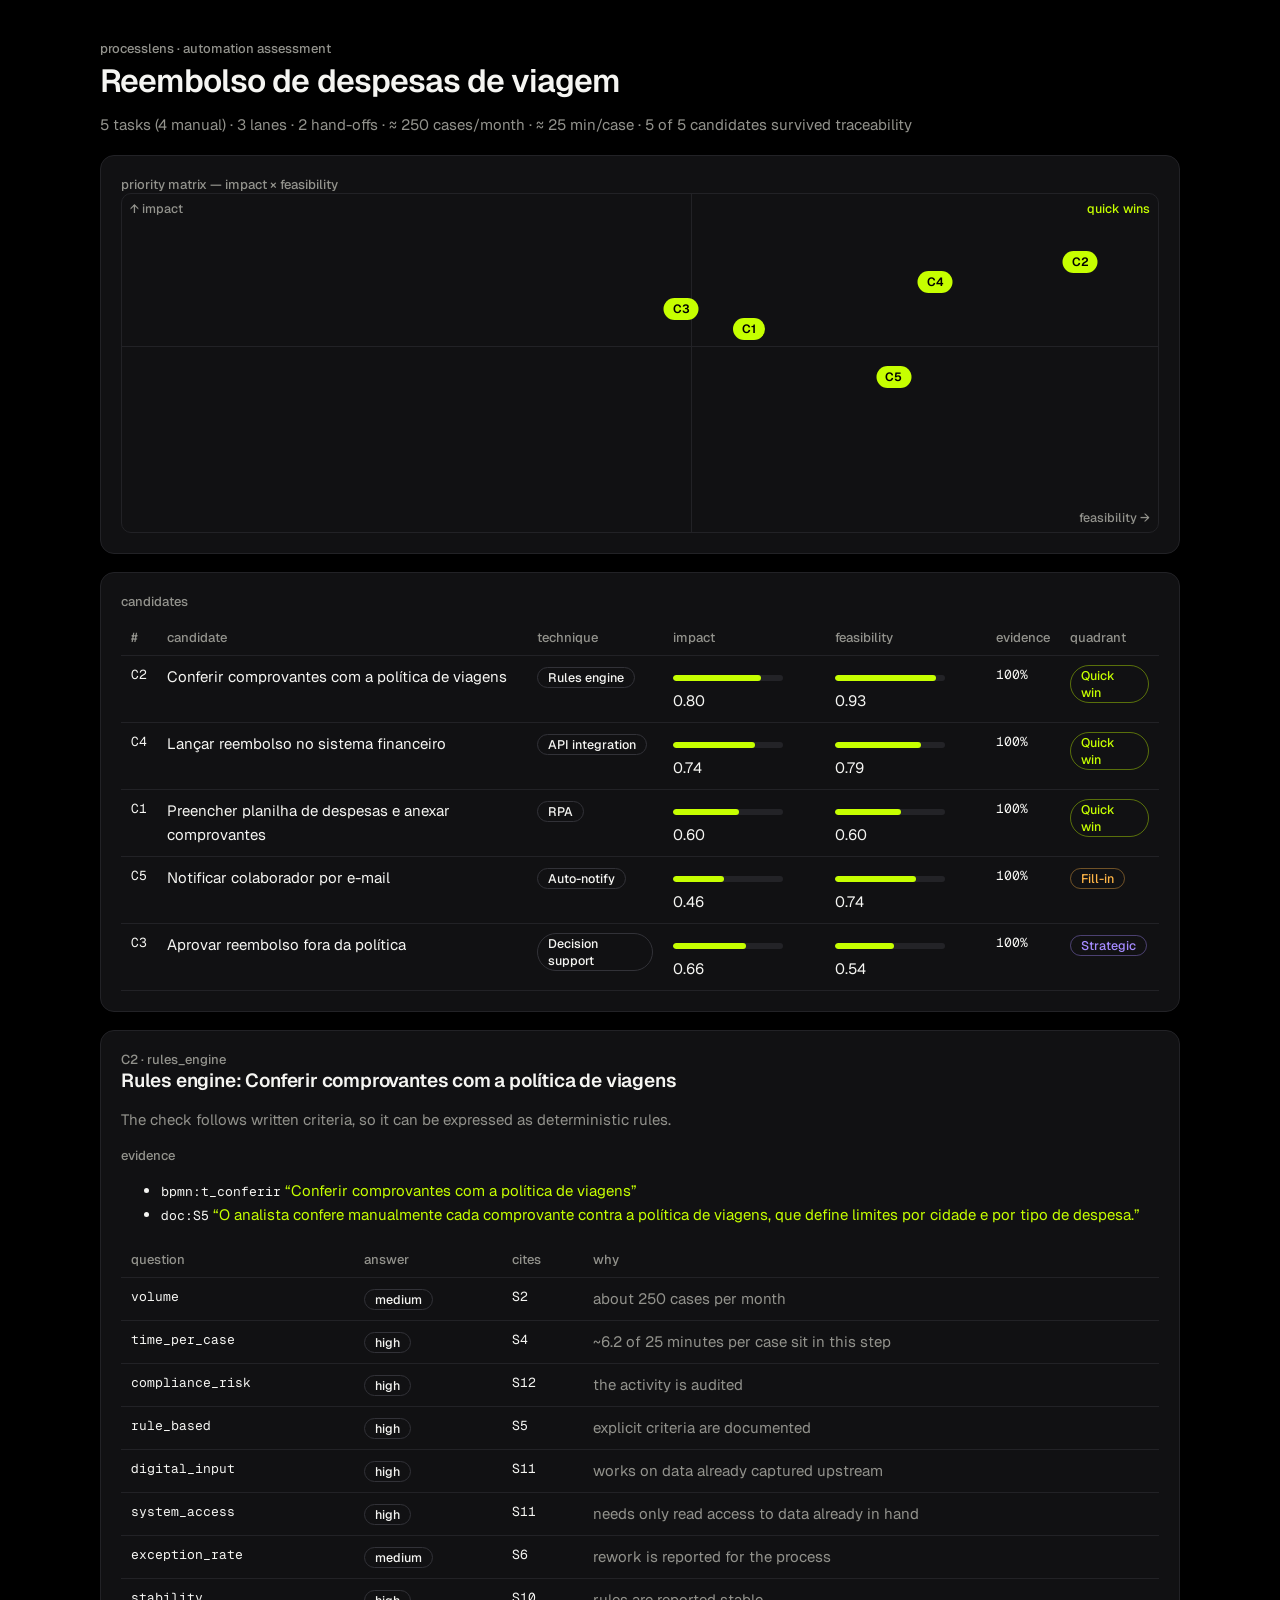
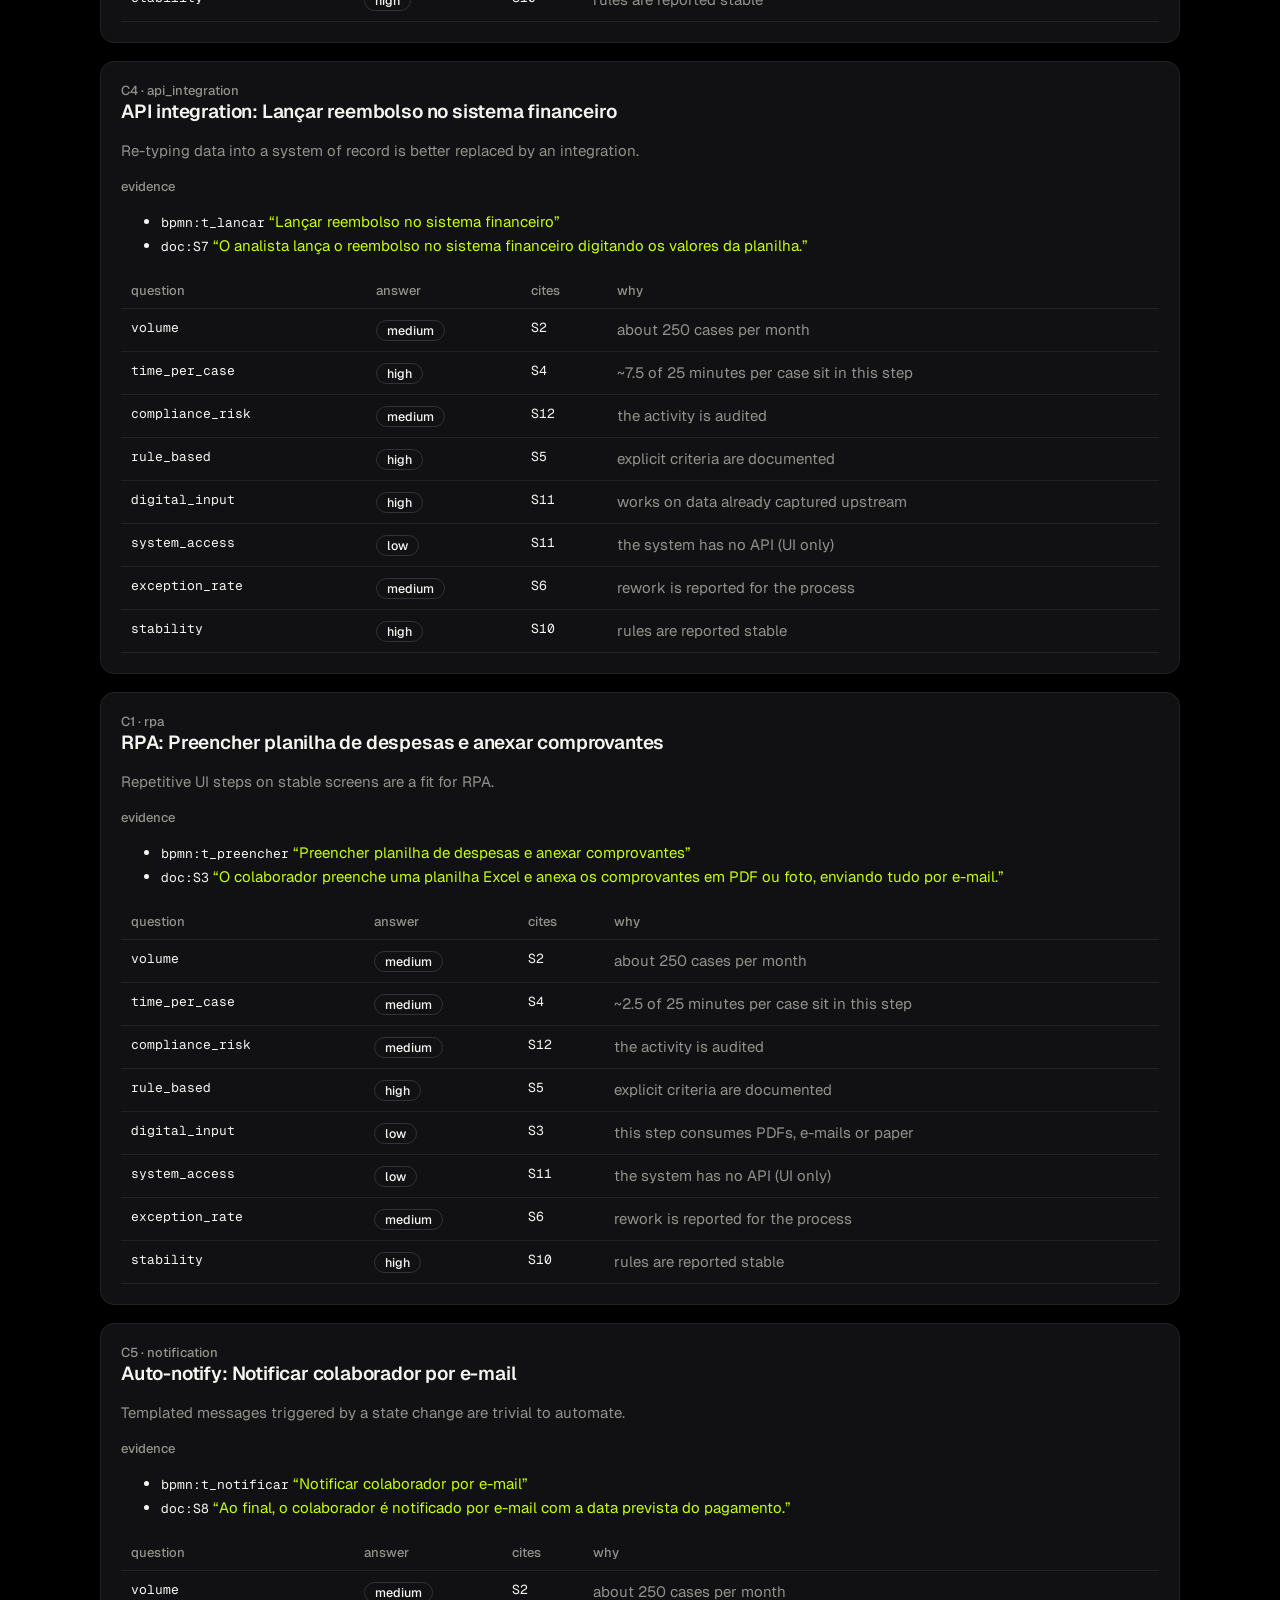
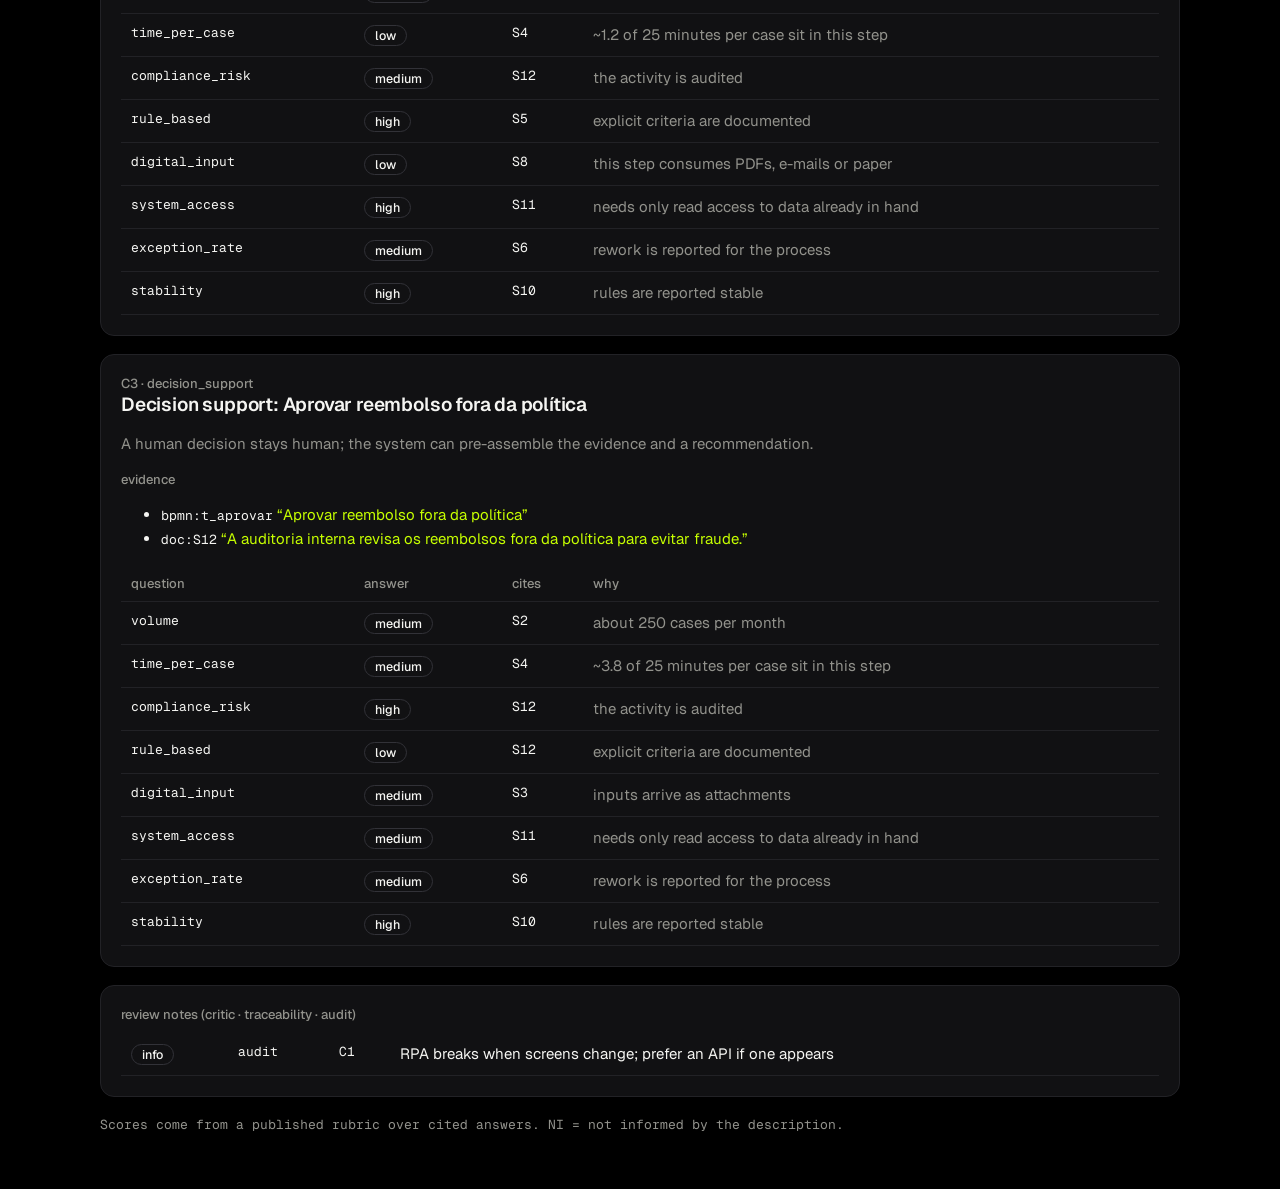
<file: demos/processlens-report.pt.html>
<!doctype html><html lang=en><head><meta charset=utf-8><meta name=viewport content="width=device-width,initial-scale=1"><link rel=stylesheet href="https://fonts.googleapis.com/css2?family=Geist:wght@400;500;600&family=Geist+Mono:wght@400;500&display=swap">
<title>Reembolso de despesas de viagem — automation assessment</title><style>
:root{--bg:#000;--s:#111113;--l:#222226;--ink:#f5f5f2;--m:#92928c;--a:#c6ff00;--v:#a58bff;--w:#ffb547;--d:#ff5c6c}
*{box-sizing:border-box}body{margin:0;background:var(--bg);color:var(--ink);font:15px/1.6 Geist,'Segoe UI',system-ui,sans-serif;padding:40px 16px;-webkit-font-smoothing:antialiased}
main{max-width:1080px;margin:0 auto}h1{font:600 32px/1.1 Geist,'Segoe UI',system-ui,sans-serif;letter-spacing:-.03em;margin:6px 0 10px}
h2{font:600 19px Geist,'Segoe UI',system-ui,sans-serif;letter-spacing:-.01em;margin:0}.label{font:500 13px Geist,'Segoe UI',system-ui,sans-serif;color:var(--m)}
.card{border:1px solid var(--l);border-radius:14px;background:var(--s);margin:18px 0;padding:20px}
.chip{display:inline-block;border:1px solid #323238;border-radius:999px;padding:1px 10px;font:500 12.5px Geist,'Segoe UI',system-ui,sans-serif}
.qw{color:var(--a);border-color:rgba(198,255,0,.4)}.st{color:var(--v);border-color:rgba(165,139,255,.4)}.fi{color:var(--w);border-color:rgba(255,181,71,.4)}.re{color:var(--d);border-color:rgba(255,92,108,.4)}
table{width:100%;border-collapse:collapse;margin-top:10px}td,th{text-align:left;padding:9px 10px;border-bottom:1px solid var(--l);vertical-align:top}
th{font:500 13px Geist,'Segoe UI',system-ui,sans-serif;color:var(--m)}
.mono{font-family:'Geist Mono',ui-monospace,monospace;font-size:13px}.muted{color:var(--m)}q{color:var(--a)}
.matrix{position:relative;height:340px;border:1px solid var(--l);border-radius:10px;background:linear-gradient(var(--l),var(--l)) 55% 0/1px 100% no-repeat,linear-gradient(var(--l),var(--l)) 0 45%/100% 1px no-repeat}
.dot{position:absolute;transform:translate(-50%,50%);background:var(--a);color:#000;font:600 12px Geist,'Segoe UI',system-ui,sans-serif;padding:3px 9px;border-radius:999px}
.ax{position:absolute;font:500 12.5px Geist,'Segoe UI',system-ui,sans-serif;color:var(--m)}
.bar{height:6px;background:#232327;border-radius:999px;overflow:hidden;width:110px;display:inline-block;vertical-align:middle}.bar i{display:block;height:100%;background:var(--a);border-radius:999px}
</style></head><body><main>
<div class=label>processlens · automation assessment</div><h1>Reembolso de despesas de viagem</h1>
<p class=muted>5 tasks (4 manual) · 3 lanes · 2 hand-offs ·
≈ 250 cases/month · ≈ 25 min/case ·
5 of 5 candidates survived traceability</p>
<section class=card><div class=label>priority matrix — impact × feasibility</div>
<div class=matrix><span class="dot" style="left:92.5%;bottom:80.0%" title="Rules engine: Conferir comprovantes com a política de viagens">C2</span><span class="dot" style="left:78.5%;bottom:74.0%" title="API integration: Lançar reembolso no sistema financeiro">C4</span><span class="dot" style="left:60.5%;bottom:60.0%" title="RPA: Preencher planilha de despesas e anexar comprovantes">C1</span><span class="dot" style="left:74.5%;bottom:46.0%" title="Auto-notify: Notificar colaborador por e-mail">C5</span><span class="dot" style="left:54.0%;bottom:66.0%" title="Decision support: Aprovar reembolso fora da política">C3</span><span class=ax style="right:8px;bottom:6px">feasibility →</span><span class=ax style="left:8px;top:6px">↑ impact</span>
<span class=ax style="right:8px;top:6px;color:var(--a)">quick wins</span></div></section>
<section class=card><div class=label>candidates</div><table><tr><th>#</th><th>candidate</th><th>technique</th><th>impact</th>
<th>feasibility</th><th>evidence</th><th>quadrant</th></tr><tr><td class=mono>C2</td><td>Conferir comprovantes com a política de viagens</td><td><span class=chip>Rules engine</span></td><td><span class=bar><i style='width:80%'></i></span> 0.80</td><td><span class=bar><i style='width:92%'></i></span> 0.93</td><td class=mono>100%</td><td><span class='chip qw'>Quick win</span></td></tr><tr><td class=mono>C4</td><td>Lançar reembolso no sistema financeiro</td><td><span class=chip>API integration</span></td><td><span class=bar><i style='width:74%'></i></span> 0.74</td><td><span class=bar><i style='width:78%'></i></span> 0.79</td><td class=mono>100%</td><td><span class='chip qw'>Quick win</span></td></tr><tr><td class=mono>C1</td><td>Preencher planilha de despesas e anexar comprovantes</td><td><span class=chip>RPA</span></td><td><span class=bar><i style='width:60%'></i></span> 0.60</td><td><span class=bar><i style='width:60%'></i></span> 0.60</td><td class=mono>100%</td><td><span class='chip qw'>Quick win</span></td></tr><tr><td class=mono>C5</td><td>Notificar colaborador por e-mail</td><td><span class=chip>Auto-notify</span></td><td><span class=bar><i style='width:46%'></i></span> 0.46</td><td><span class=bar><i style='width:74%'></i></span> 0.74</td><td class=mono>100%</td><td><span class='chip fi'>Fill-in</span></td></tr><tr><td class=mono>C3</td><td>Aprovar reembolso fora da política</td><td><span class=chip>Decision support</span></td><td><span class=bar><i style='width:66%'></i></span> 0.66</td><td><span class=bar><i style='width:54%'></i></span> 0.54</td><td class=mono>100%</td><td><span class='chip st'>Strategic</span></td></tr></table></section>
<section class=card><div class=label>C2 · rules_engine</div><h2>Rules engine: Conferir comprovantes com a política de viagens</h2><p class=muted>The check follows written criteria, so it can be expressed as deterministic rules.</p><div class=label>evidence</div><ul><li><span class=mono>bpmn:t_conferir</span> <q>Conferir comprovantes com a política de viagens</q></li><li><span class=mono>doc:S5</span> <q>O analista confere manualmente cada comprovante contra a política de viagens, que define limites por cidade e por tipo de despesa.</q></li></ul><table><tr><th>question</th><th>answer</th><th>cites</th><th>why</th></tr><tr><td class=mono>volume</td><td><span class=chip>medium</span></td><td class=mono>S2</td><td class=muted>about 250 cases per month</td></tr><tr><td class=mono>time_per_case</td><td><span class=chip>high</span></td><td class=mono>S4</td><td class=muted>~6.2 of 25 minutes per case sit in this step</td></tr><tr><td class=mono>compliance_risk</td><td><span class=chip>high</span></td><td class=mono>S12</td><td class=muted>the activity is audited</td></tr><tr><td class=mono>rule_based</td><td><span class=chip>high</span></td><td class=mono>S5</td><td class=muted>explicit criteria are documented</td></tr><tr><td class=mono>digital_input</td><td><span class=chip>high</span></td><td class=mono>S11</td><td class=muted>works on data already captured upstream</td></tr><tr><td class=mono>system_access</td><td><span class=chip>high</span></td><td class=mono>S11</td><td class=muted>needs only read access to data already in hand</td></tr><tr><td class=mono>exception_rate</td><td><span class=chip>medium</span></td><td class=mono>S6</td><td class=muted>rework is reported for the process</td></tr><tr><td class=mono>stability</td><td><span class=chip>high</span></td><td class=mono>S10</td><td class=muted>rules are reported stable</td></tr></table></section><section class=card><div class=label>C4 · api_integration</div><h2>API integration: Lançar reembolso no sistema financeiro</h2><p class=muted>Re-typing data into a system of record is better replaced by an integration.</p><div class=label>evidence</div><ul><li><span class=mono>bpmn:t_lancar</span> <q>Lançar reembolso no sistema financeiro</q></li><li><span class=mono>doc:S7</span> <q>O analista lança o reembolso no sistema financeiro digitando os valores da planilha.</q></li></ul><table><tr><th>question</th><th>answer</th><th>cites</th><th>why</th></tr><tr><td class=mono>volume</td><td><span class=chip>medium</span></td><td class=mono>S2</td><td class=muted>about 250 cases per month</td></tr><tr><td class=mono>time_per_case</td><td><span class=chip>high</span></td><td class=mono>S4</td><td class=muted>~7.5 of 25 minutes per case sit in this step</td></tr><tr><td class=mono>compliance_risk</td><td><span class=chip>medium</span></td><td class=mono>S12</td><td class=muted>the activity is audited</td></tr><tr><td class=mono>rule_based</td><td><span class=chip>high</span></td><td class=mono>S5</td><td class=muted>explicit criteria are documented</td></tr><tr><td class=mono>digital_input</td><td><span class=chip>high</span></td><td class=mono>S11</td><td class=muted>works on data already captured upstream</td></tr><tr><td class=mono>system_access</td><td><span class=chip>low</span></td><td class=mono>S11</td><td class=muted>the system has no API (UI only)</td></tr><tr><td class=mono>exception_rate</td><td><span class=chip>medium</span></td><td class=mono>S6</td><td class=muted>rework is reported for the process</td></tr><tr><td class=mono>stability</td><td><span class=chip>high</span></td><td class=mono>S10</td><td class=muted>rules are reported stable</td></tr></table></section><section class=card><div class=label>C1 · rpa</div><h2>RPA: Preencher planilha de despesas e anexar comprovantes</h2><p class=muted>Repetitive UI steps on stable screens are a fit for RPA.</p><div class=label>evidence</div><ul><li><span class=mono>bpmn:t_preencher</span> <q>Preencher planilha de despesas e anexar comprovantes</q></li><li><span class=mono>doc:S3</span> <q>O colaborador preenche uma planilha Excel e anexa os comprovantes em PDF ou foto, enviando tudo por e-mail.</q></li></ul><table><tr><th>question</th><th>answer</th><th>cites</th><th>why</th></tr><tr><td class=mono>volume</td><td><span class=chip>medium</span></td><td class=mono>S2</td><td class=muted>about 250 cases per month</td></tr><tr><td class=mono>time_per_case</td><td><span class=chip>medium</span></td><td class=mono>S4</td><td class=muted>~2.5 of 25 minutes per case sit in this step</td></tr><tr><td class=mono>compliance_risk</td><td><span class=chip>medium</span></td><td class=mono>S12</td><td class=muted>the activity is audited</td></tr><tr><td class=mono>rule_based</td><td><span class=chip>high</span></td><td class=mono>S5</td><td class=muted>explicit criteria are documented</td></tr><tr><td class=mono>digital_input</td><td><span class=chip>low</span></td><td class=mono>S3</td><td class=muted>this step consumes PDFs, e-mails or paper</td></tr><tr><td class=mono>system_access</td><td><span class=chip>low</span></td><td class=mono>S11</td><td class=muted>the system has no API (UI only)</td></tr><tr><td class=mono>exception_rate</td><td><span class=chip>medium</span></td><td class=mono>S6</td><td class=muted>rework is reported for the process</td></tr><tr><td class=mono>stability</td><td><span class=chip>high</span></td><td class=mono>S10</td><td class=muted>rules are reported stable</td></tr></table></section><section class=card><div class=label>C5 · notification</div><h2>Auto-notify: Notificar colaborador por e-mail</h2><p class=muted>Templated messages triggered by a state change are trivial to automate.</p><div class=label>evidence</div><ul><li><span class=mono>bpmn:t_notificar</span> <q>Notificar colaborador por e-mail</q></li><li><span class=mono>doc:S8</span> <q>Ao final, o colaborador é notificado por e-mail com a data prevista do pagamento.</q></li></ul><table><tr><th>question</th><th>answer</th><th>cites</th><th>why</th></tr><tr><td class=mono>volume</td><td><span class=chip>medium</span></td><td class=mono>S2</td><td class=muted>about 250 cases per month</td></tr><tr><td class=mono>time_per_case</td><td><span class=chip>low</span></td><td class=mono>S4</td><td class=muted>~1.2 of 25 minutes per case sit in this step</td></tr><tr><td class=mono>compliance_risk</td><td><span class=chip>medium</span></td><td class=mono>S12</td><td class=muted>the activity is audited</td></tr><tr><td class=mono>rule_based</td><td><span class=chip>high</span></td><td class=mono>S5</td><td class=muted>explicit criteria are documented</td></tr><tr><td class=mono>digital_input</td><td><span class=chip>low</span></td><td class=mono>S8</td><td class=muted>this step consumes PDFs, e-mails or paper</td></tr><tr><td class=mono>system_access</td><td><span class=chip>high</span></td><td class=mono>S11</td><td class=muted>needs only read access to data already in hand</td></tr><tr><td class=mono>exception_rate</td><td><span class=chip>medium</span></td><td class=mono>S6</td><td class=muted>rework is reported for the process</td></tr><tr><td class=mono>stability</td><td><span class=chip>high</span></td><td class=mono>S10</td><td class=muted>rules are reported stable</td></tr></table></section><section class=card><div class=label>C3 · decision_support</div><h2>Decision support: Aprovar reembolso fora da política</h2><p class=muted>A human decision stays human; the system can pre-assemble the evidence and a recommendation.</p><div class=label>evidence</div><ul><li><span class=mono>bpmn:t_aprovar</span> <q>Aprovar reembolso fora da política</q></li><li><span class=mono>doc:S12</span> <q>A auditoria interna revisa os reembolsos fora da política para evitar fraude.</q></li></ul><table><tr><th>question</th><th>answer</th><th>cites</th><th>why</th></tr><tr><td class=mono>volume</td><td><span class=chip>medium</span></td><td class=mono>S2</td><td class=muted>about 250 cases per month</td></tr><tr><td class=mono>time_per_case</td><td><span class=chip>medium</span></td><td class=mono>S4</td><td class=muted>~3.8 of 25 minutes per case sit in this step</td></tr><tr><td class=mono>compliance_risk</td><td><span class=chip>high</span></td><td class=mono>S12</td><td class=muted>the activity is audited</td></tr><tr><td class=mono>rule_based</td><td><span class=chip>low</span></td><td class=mono>S12</td><td class=muted>explicit criteria are documented</td></tr><tr><td class=mono>digital_input</td><td><span class=chip>medium</span></td><td class=mono>S3</td><td class=muted>inputs arrive as attachments</td></tr><tr><td class=mono>system_access</td><td><span class=chip>medium</span></td><td class=mono>S11</td><td class=muted>needs only read access to data already in hand</td></tr><tr><td class=mono>exception_rate</td><td><span class=chip>medium</span></td><td class=mono>S6</td><td class=muted>rework is reported for the process</td></tr><tr><td class=mono>stability</td><td><span class=chip>high</span></td><td class=mono>S10</td><td class=muted>rules are reported stable</td></tr></table></section>
<section class=card><div class=label>review notes (critic · traceability · audit)</div><table><tr><td><span class='chip '>info</span></td><td class=mono>audit</td><td class=mono>C1</td><td>RPA breaks when screens change; prefer an API if one appears</td></tr></table></section>
<p class="muted mono">Scores come from a published rubric over cited answers. NI = not informed by the description.</p>
</main></body></html>
</file>
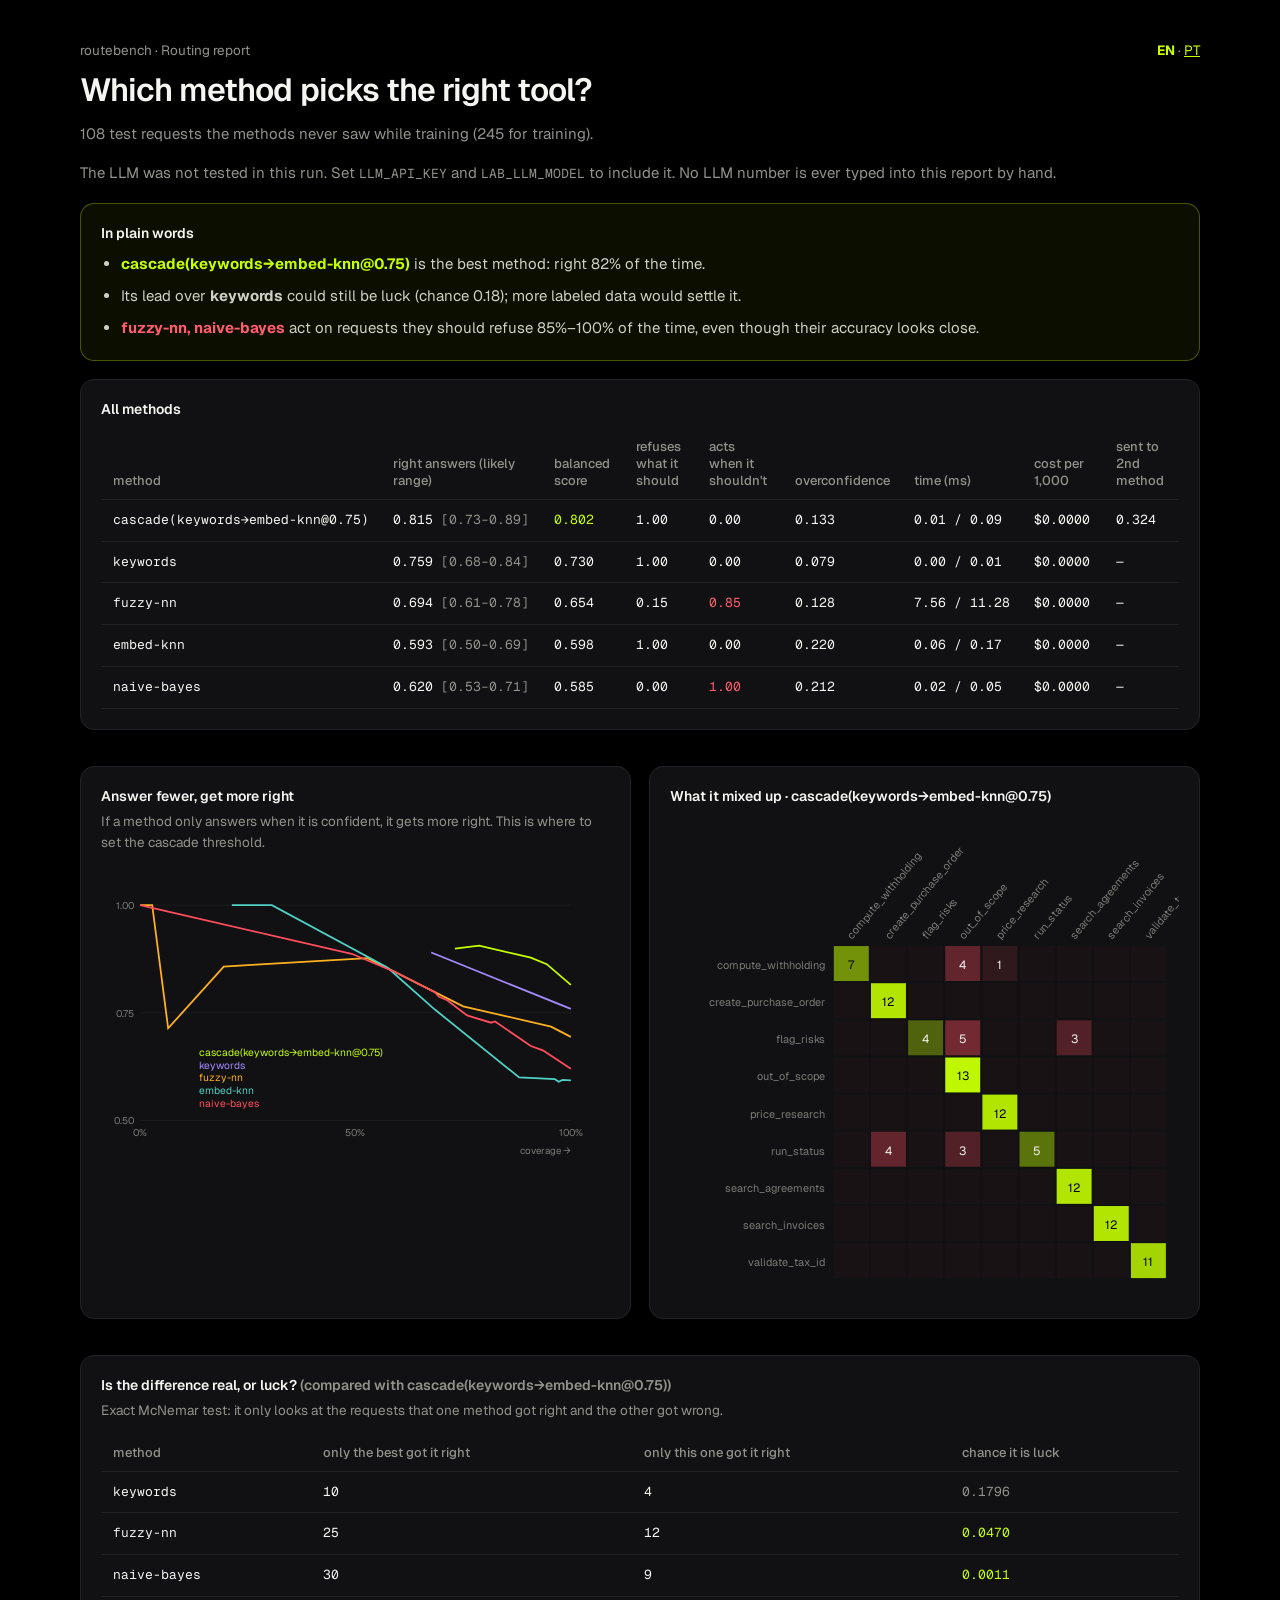
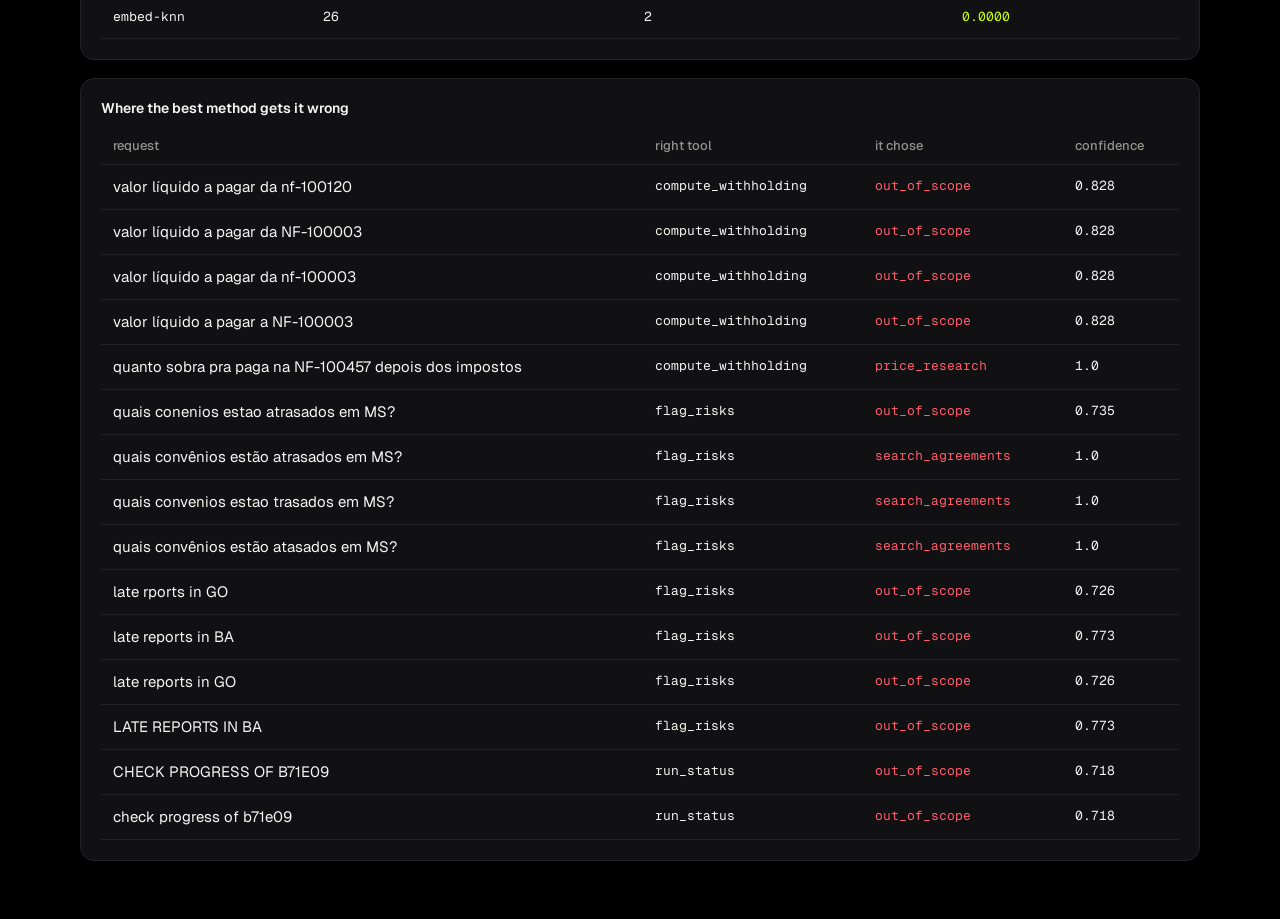
<file: demos/routebench-report.html>
<!doctype html><html lang=en><head><meta charset=utf-8><meta name=viewport content="width=device-width,initial-scale=1">
<link rel=stylesheet href="https://fonts.googleapis.com/css2?family=Geist:wght@400;500;600&family=Geist+Mono:wght@400;500&display=swap">
<title>Routing report</title><style>
:root{--bg:#000;--s:#111113;--s2:#19191c;--l:#222226;--ink:#f5f5f2;--soft:#cfcfca;--m:#92928c;--a:#c6ff00;--v:#a58bff;--d:#ff5c6c}
*{box-sizing:border-box}body{margin:0;background:var(--bg);color:var(--ink);font:15px/1.6 Geist,'Segoe UI',system-ui,sans-serif;padding:40px 16px;-webkit-font-smoothing:antialiased}
main{max-width:1120px;margin:0 auto}h1{font:600 32px/1.1 Geist,'Segoe UI',system-ui,sans-serif;letter-spacing:-.03em;margin:10px 0 10px}
.label{font:600 14px Geist,'Segoe UI',system-ui,sans-serif;color:var(--ink);margin-bottom:10px}.top{display:flex;justify-content:space-between;color:var(--m);font-size:13.5px}
.card{border:1px solid var(--l);border-radius:14px;background:var(--s);margin:18px 0;padding:20px;overflow-x:auto}
table{width:100%;border-collapse:collapse}td,th{text-align:left;padding:10px 12px;border-bottom:1px solid var(--l);white-space:nowrap}
th{font:500 13px Geist,'Segoe UI',system-ui,sans-serif;color:var(--m);white-space:normal;vertical-align:bottom}
.mono{font-family:'Geist Mono',ui-monospace,monospace;font-size:13px}.muted{color:var(--m)}.a{color:var(--a)}.d{color:var(--d)}
.grid{display:grid;grid-template-columns:1fr 1fr;gap:18px}@media(max-width:900px){.grid{grid-template-columns:1fr}}
.plain{border-color:rgba(198,255,0,.3);background:rgba(198,255,0,.06)}.plain ul{margin:0;padding-left:20px;display:grid;gap:8px;color:var(--soft)}
a{color:var(--a)}.hint{color:var(--m);font-size:13.5px;margin:-4px 0 12px}
</style></head><body><main>
<div class=top><span>routebench · Routing report</span><span><b class=a>EN</b> · <a href="routebench-report.pt.html">PT</a></span></div><h1>Which method picks the right tool?</h1>
<p class=muted>108 test requests the methods never saw while training (245 for training).</p><p class=muted>The LLM was not tested in this run. Set <span class=mono>LLM_API_KEY</span> and <span class=mono>LAB_LLM_MODEL</span> to include it. No LLM number is ever typed into this report by hand.</p>
<section class="card plain"><div class=label>In plain words</div><ul><li><b class=a>cascade(keywords→embed-knn@0.75)</b> is the best method: right 82% of the time.</li><li>Its lead over <b>keywords</b> could still be luck (chance 0.18); more labeled data would settle it.</li><li><b class=d>fuzzy-nn, naive-bayes</b> act on requests they should refuse 85%–100% of the time, even though their accuracy looks close.</li></ul></section>
<section class=card><div class=label>All methods</div><table><tr><th>method</th><th>right answers (likely range)</th><th>balanced score</th>
<th>refuses what it should</th><th>acts when it shouldn't</th><th>overconfidence</th><th>time (ms)</th><th>cost per 1,000</th><th>sent to 2nd method</th></tr><tr><td class=mono>cascade(keywords→embed-knn@0.75)</td><td class=mono>0.815 <span class=muted>[0.73–0.89]</span></td><td class='mono a'>0.802</td><td class=mono>1.00</td><td class='mono '>0.00</td><td class=mono>0.133</td><td class=mono>0.01 / 0.09</td><td class=mono>$0.0000</td><td class=mono>0.324</td></tr><tr><td class=mono>keywords</td><td class=mono>0.759 <span class=muted>[0.68–0.84]</span></td><td class='mono '>0.730</td><td class=mono>1.00</td><td class='mono '>0.00</td><td class=mono>0.079</td><td class=mono>0.00 / 0.01</td><td class=mono>$0.0000</td><td class=mono>—</td></tr><tr><td class=mono>fuzzy-nn</td><td class=mono>0.694 <span class=muted>[0.61–0.78]</span></td><td class='mono '>0.654</td><td class=mono>0.15</td><td class='mono d'>0.85</td><td class=mono>0.128</td><td class=mono>7.56 / 11.28</td><td class=mono>$0.0000</td><td class=mono>—</td></tr><tr><td class=mono>embed-knn</td><td class=mono>0.593 <span class=muted>[0.50–0.69]</span></td><td class='mono '>0.598</td><td class=mono>1.00</td><td class='mono '>0.00</td><td class=mono>0.220</td><td class=mono>0.06 / 0.17</td><td class=mono>$0.0000</td><td class=mono>—</td></tr><tr><td class=mono>naive-bayes</td><td class=mono>0.620 <span class=muted>[0.53–0.71]</span></td><td class='mono '>0.585</td><td class=mono>0.00</td><td class='mono d'>1.00</td><td class=mono>0.212</td><td class=mono>0.02 / 0.05</td><td class=mono>$0.0000</td><td class=mono>—</td></tr></table></section>
<div class=grid>
<section class=card><div class=label>Answer fewer, get more right</div><p class=hint>If a method only answers when it is confident, it gets more right. This is where to set the cascade threshold.</p><svg viewBox="0 0 520 300" width="100%" role="img" aria-label="coverage vs accuracy"><line x1="40" x2="480" y1="260.0" y2="260.0" stroke="#1c1c1c"/><text x="34" y="264.0" fill="#7a7a76" font-size="10" text-anchor="end" font-family="Geist, sans-serif">0.50</text><line x1="40" x2="480" y1="150.0" y2="150.0" stroke="#1c1c1c"/><text x="34" y="154.0" fill="#7a7a76" font-size="10" text-anchor="end" font-family="Geist, sans-serif">0.75</text><line x1="40" x2="480" y1="40.0" y2="40.0" stroke="#1c1c1c"/><text x="34" y="44.0" fill="#7a7a76" font-size="10" text-anchor="end" font-family="Geist, sans-serif">1.00</text><text x="40" y="276" fill="#7a7a76" font-size="10" text-anchor="middle" font-family="Geist, sans-serif">0%</text><text x="260.0" y="276" fill="#7a7a76" font-size="10" text-anchor="middle" font-family="Geist, sans-serif">50%</text><text x="480" y="276" fill="#7a7a76" font-size="10" text-anchor="middle" font-family="Geist, sans-serif">100%</text><text x="480" y="294" fill="#7a7a76" font-size="10" text-anchor="end" font-family="Geist, sans-serif">coverage →</text><polyline points="480.0,121.4 480.0,121.4 480.0,121.4 480.0,121.4 480.0,121.4 480.0,121.4 480.0,121.4 480.0,121.4 480.0,121.4 480.0,121.4 480.0,121.4 480.0,121.4 480.0,121.4 480.0,121.4 480.0,121.4 455.4,100.3 439.1,93.7 386.3,81.4 361.6,84.4 361.6,84.4 361.6,84.4" fill="none" stroke="#c6ff00" stroke-width="1.8"/><text x="100" y="194" fill="#c6ff00" font-size="10.5" font-family="Geist, sans-serif">cascade(keywords→embed-knn@0.75)</text><polyline points="480.0,146.0 480.0,146.0 480.0,146.0 480.0,146.0 480.0,146.0 480.0,146.0 480.0,146.0 480.0,146.0 480.0,146.0 480.0,146.0 480.0,146.0 337.4,88.4 337.4,88.4 337.4,88.4 337.4,88.4 337.4,88.4 337.4,88.4 337.4,88.4 337.4,88.4 337.4,88.4 337.4,88.4" fill="none" stroke="#a58bff" stroke-width="1.8"/><text x="100" y="207" fill="#a58bff" font-size="10.5" font-family="Geist, sans-serif">keywords</text><polyline points="480.0,174.6 480.0,174.6 480.0,174.6 480.0,174.6 480.0,174.6 480.0,174.6 480.0,174.6 480.0,174.6 480.0,174.6 480.0,174.6 459.8,164.1 370.0,143.4 272.3,94.1 158.4,100.7 125.4,102.9 68.6,165.8 52.3,40.0 52.3,40.0 40.0,40.0 40.0,40.0 40.0,40.0" fill="none" stroke="#ffb020" stroke-width="1.8"/><text x="100" y="220" fill="#ffb020" font-size="10.5" font-family="Geist, sans-serif">fuzzy-nn</text><polyline points="480.0,219.1 480.0,219.1 480.0,219.1 480.0,219.1 480.0,219.1 480.0,219.1 480.0,219.1 480.0,219.1 480.0,219.1 471.6,218.6 471.6,218.6 467.7,220.4 463.7,217.8 427.2,216.0 427.2,216.0 341.4,146.9 292.6,103.8 174.6,40.0 133.7,40.0 133.7,40.0 133.7,40.0" fill="none" stroke="#4fd1c5" stroke-width="1.8"/><text x="100" y="233" fill="#4fd1c5" font-size="10.5" font-family="Geist, sans-serif">embed-knn</text><polyline points="480.0,207.2 480.0,207.2 480.0,207.2 451.4,188.3 451.4,188.3 451.4,188.3 451.4,188.3 451.4,188.3 451.4,188.3 451.4,188.3 451.4,188.3 439.1,183.9 402.6,158.8 398.6,160.1 374.0,152.6 353.7,137.2 345.4,133.7 341.4,129.3 300.9,108.6 256.0,89.7 40.0,40.0" fill="none" stroke="#ff4d5e" stroke-width="1.8"/><text x="100" y="246" fill="#ff4d5e" font-size="10.5" font-family="Geist, sans-serif">naive-bayes</text></svg></section>
<section class=card><div class=label>What it mixed up · cascade(keywords→embed-knn@0.75)</div><svg viewBox="0 0 466 436" width="100%" role="img" aria-label="confusion matrix"><text transform="translate(167.0,114) rotate(-50)" fill="#7a7a76" font-size="10" font-family="Geist, sans-serif">compute_withholding</text><text transform="translate(201.0,114) rotate(-50)" fill="#7a7a76" font-size="10" font-family="Geist, sans-serif">create_purchase_order</text><text transform="translate(235.0,114) rotate(-50)" fill="#7a7a76" font-size="10" font-family="Geist, sans-serif">flag_risks</text><text transform="translate(269.0,114) rotate(-50)" fill="#7a7a76" font-size="10" font-family="Geist, sans-serif">out_of_scope</text><text transform="translate(303.0,114) rotate(-50)" fill="#7a7a76" font-size="10" font-family="Geist, sans-serif">price_research</text><text transform="translate(337.0,114) rotate(-50)" fill="#7a7a76" font-size="10" font-family="Geist, sans-serif">run_status</text><text transform="translate(371.0,114) rotate(-50)" fill="#7a7a76" font-size="10" font-family="Geist, sans-serif">search_agreements</text><text transform="translate(405.0,114) rotate(-50)" fill="#7a7a76" font-size="10" font-family="Geist, sans-serif">search_invoices</text><text transform="translate(439.0,114) rotate(-50)" fill="#7a7a76" font-size="10" font-family="Geist, sans-serif">validate_tax_id</text><text x="142" y="141.0" fill="#7a7a76" font-size="10" text-anchor="end" font-family="Geist, sans-serif">compute_withholding</text><rect x="150" y="120" width="32" height="32" fill="rgba(198,255,0,0.54)"/><text x="166.0" y="141.0" fill="#000" font-size="11" text-anchor="middle" font-family="Geist, sans-serif">7</text><rect x="184" y="120" width="32" height="32" fill="rgba(255,77,94,0.03)"/><rect x="218" y="120" width="32" height="32" fill="rgba(255,77,94,0.03)"/><rect x="252" y="120" width="32" height="32" fill="rgba(255,77,94,0.34)"/><text x="268.0" y="141.0" fill="#f4f4f0" font-size="11" text-anchor="middle" font-family="Geist, sans-serif">4</text><rect x="286" y="120" width="32" height="32" fill="rgba(255,77,94,0.13)"/><text x="302.0" y="141.0" fill="#f4f4f0" font-size="11" text-anchor="middle" font-family="Geist, sans-serif">1</text><rect x="320" y="120" width="32" height="32" fill="rgba(255,77,94,0.03)"/><rect x="354" y="120" width="32" height="32" fill="rgba(255,77,94,0.03)"/><rect x="388" y="120" width="32" height="32" fill="rgba(255,77,94,0.03)"/><rect x="422" y="120" width="32" height="32" fill="rgba(255,77,94,0.03)"/><text x="142" y="175.0" fill="#7a7a76" font-size="10" text-anchor="end" font-family="Geist, sans-serif">create_purchase_order</text><rect x="150" y="154" width="32" height="32" fill="rgba(255,77,94,0.03)"/><rect x="184" y="154" width="32" height="32" fill="rgba(198,255,0,0.89)"/><text x="200.0" y="175.0" fill="#000" font-size="11" text-anchor="middle" font-family="Geist, sans-serif">12</text><rect x="218" y="154" width="32" height="32" fill="rgba(255,77,94,0.03)"/><rect x="252" y="154" width="32" height="32" fill="rgba(255,77,94,0.03)"/><rect x="286" y="154" width="32" height="32" fill="rgba(255,77,94,0.03)"/><rect x="320" y="154" width="32" height="32" fill="rgba(255,77,94,0.03)"/><rect x="354" y="154" width="32" height="32" fill="rgba(255,77,94,0.03)"/><rect x="388" y="154" width="32" height="32" fill="rgba(255,77,94,0.03)"/><rect x="422" y="154" width="32" height="32" fill="rgba(255,77,94,0.03)"/><text x="142" y="209.0" fill="#7a7a76" font-size="10" text-anchor="end" font-family="Geist, sans-serif">flag_risks</text><rect x="150" y="188" width="32" height="32" fill="rgba(255,77,94,0.03)"/><rect x="184" y="188" width="32" height="32" fill="rgba(255,77,94,0.03)"/><rect x="218" y="188" width="32" height="32" fill="rgba(198,255,0,0.34)"/><text x="234.0" y="209.0" fill="#f4f4f0" font-size="11" text-anchor="middle" font-family="Geist, sans-serif">4</text><rect x="252" y="188" width="32" height="32" fill="rgba(255,77,94,0.41)"/><text x="268.0" y="209.0" fill="#f4f4f0" font-size="11" text-anchor="middle" font-family="Geist, sans-serif">5</text><rect x="286" y="188" width="32" height="32" fill="rgba(255,77,94,0.03)"/><rect x="320" y="188" width="32" height="32" fill="rgba(255,77,94,0.03)"/><rect x="354" y="188" width="32" height="32" fill="rgba(255,77,94,0.27)"/><text x="370.0" y="209.0" fill="#f4f4f0" font-size="11" text-anchor="middle" font-family="Geist, sans-serif">3</text><rect x="388" y="188" width="32" height="32" fill="rgba(255,77,94,0.03)"/><rect x="422" y="188" width="32" height="32" fill="rgba(255,77,94,0.03)"/><text x="142" y="243.0" fill="#7a7a76" font-size="10" text-anchor="end" font-family="Geist, sans-serif">out_of_scope</text><rect x="150" y="222" width="32" height="32" fill="rgba(255,77,94,0.03)"/><rect x="184" y="222" width="32" height="32" fill="rgba(255,77,94,0.03)"/><rect x="218" y="222" width="32" height="32" fill="rgba(255,77,94,0.03)"/><rect x="252" y="222" width="32" height="32" fill="rgba(198,255,0,0.96)"/><text x="268.0" y="243.0" fill="#000" font-size="11" text-anchor="middle" font-family="Geist, sans-serif">13</text><rect x="286" y="222" width="32" height="32" fill="rgba(255,77,94,0.03)"/><rect x="320" y="222" width="32" height="32" fill="rgba(255,77,94,0.03)"/><rect x="354" y="222" width="32" height="32" fill="rgba(255,77,94,0.03)"/><rect x="388" y="222" width="32" height="32" fill="rgba(255,77,94,0.03)"/><rect x="422" y="222" width="32" height="32" fill="rgba(255,77,94,0.03)"/><text x="142" y="277.0" fill="#7a7a76" font-size="10" text-anchor="end" font-family="Geist, sans-serif">price_research</text><rect x="150" y="256" width="32" height="32" fill="rgba(255,77,94,0.03)"/><rect x="184" y="256" width="32" height="32" fill="rgba(255,77,94,0.03)"/><rect x="218" y="256" width="32" height="32" fill="rgba(255,77,94,0.03)"/><rect x="252" y="256" width="32" height="32" fill="rgba(255,77,94,0.03)"/><rect x="286" y="256" width="32" height="32" fill="rgba(198,255,0,0.89)"/><text x="302.0" y="277.0" fill="#000" font-size="11" text-anchor="middle" font-family="Geist, sans-serif">12</text><rect x="320" y="256" width="32" height="32" fill="rgba(255,77,94,0.03)"/><rect x="354" y="256" width="32" height="32" fill="rgba(255,77,94,0.03)"/><rect x="388" y="256" width="32" height="32" fill="rgba(255,77,94,0.03)"/><rect x="422" y="256" width="32" height="32" fill="rgba(255,77,94,0.03)"/><text x="142" y="311.0" fill="#7a7a76" font-size="10" text-anchor="end" font-family="Geist, sans-serif">run_status</text><rect x="150" y="290" width="32" height="32" fill="rgba(255,77,94,0.03)"/><rect x="184" y="290" width="32" height="32" fill="rgba(255,77,94,0.34)"/><text x="200.0" y="311.0" fill="#f4f4f0" font-size="11" text-anchor="middle" font-family="Geist, sans-serif">4</text><rect x="218" y="290" width="32" height="32" fill="rgba(255,77,94,0.03)"/><rect x="252" y="290" width="32" height="32" fill="rgba(255,77,94,0.27)"/><text x="268.0" y="311.0" fill="#f4f4f0" font-size="11" text-anchor="middle" font-family="Geist, sans-serif">3</text><rect x="286" y="290" width="32" height="32" fill="rgba(255,77,94,0.03)"/><rect x="320" y="290" width="32" height="32" fill="rgba(198,255,0,0.41)"/><text x="336.0" y="311.0" fill="#f4f4f0" font-size="11" text-anchor="middle" font-family="Geist, sans-serif">5</text><rect x="354" y="290" width="32" height="32" fill="rgba(255,77,94,0.03)"/><rect x="388" y="290" width="32" height="32" fill="rgba(255,77,94,0.03)"/><rect x="422" y="290" width="32" height="32" fill="rgba(255,77,94,0.03)"/><text x="142" y="345.0" fill="#7a7a76" font-size="10" text-anchor="end" font-family="Geist, sans-serif">search_agreements</text><rect x="150" y="324" width="32" height="32" fill="rgba(255,77,94,0.03)"/><rect x="184" y="324" width="32" height="32" fill="rgba(255,77,94,0.03)"/><rect x="218" y="324" width="32" height="32" fill="rgba(255,77,94,0.03)"/><rect x="252" y="324" width="32" height="32" fill="rgba(255,77,94,0.03)"/><rect x="286" y="324" width="32" height="32" fill="rgba(255,77,94,0.03)"/><rect x="320" y="324" width="32" height="32" fill="rgba(255,77,94,0.03)"/><rect x="354" y="324" width="32" height="32" fill="rgba(198,255,0,0.89)"/><text x="370.0" y="345.0" fill="#000" font-size="11" text-anchor="middle" font-family="Geist, sans-serif">12</text><rect x="388" y="324" width="32" height="32" fill="rgba(255,77,94,0.03)"/><rect x="422" y="324" width="32" height="32" fill="rgba(255,77,94,0.03)"/><text x="142" y="379.0" fill="#7a7a76" font-size="10" text-anchor="end" font-family="Geist, sans-serif">search_invoices</text><rect x="150" y="358" width="32" height="32" fill="rgba(255,77,94,0.03)"/><rect x="184" y="358" width="32" height="32" fill="rgba(255,77,94,0.03)"/><rect x="218" y="358" width="32" height="32" fill="rgba(255,77,94,0.03)"/><rect x="252" y="358" width="32" height="32" fill="rgba(255,77,94,0.03)"/><rect x="286" y="358" width="32" height="32" fill="rgba(255,77,94,0.03)"/><rect x="320" y="358" width="32" height="32" fill="rgba(255,77,94,0.03)"/><rect x="354" y="358" width="32" height="32" fill="rgba(255,77,94,0.03)"/><rect x="388" y="358" width="32" height="32" fill="rgba(198,255,0,0.89)"/><text x="404.0" y="379.0" fill="#000" font-size="11" text-anchor="middle" font-family="Geist, sans-serif">12</text><rect x="422" y="358" width="32" height="32" fill="rgba(255,77,94,0.03)"/><text x="142" y="413.0" fill="#7a7a76" font-size="10" text-anchor="end" font-family="Geist, sans-serif">validate_tax_id</text><rect x="150" y="392" width="32" height="32" fill="rgba(255,77,94,0.03)"/><rect x="184" y="392" width="32" height="32" fill="rgba(255,77,94,0.03)"/><rect x="218" y="392" width="32" height="32" fill="rgba(255,77,94,0.03)"/><rect x="252" y="392" width="32" height="32" fill="rgba(255,77,94,0.03)"/><rect x="286" y="392" width="32" height="32" fill="rgba(255,77,94,0.03)"/><rect x="320" y="392" width="32" height="32" fill="rgba(255,77,94,0.03)"/><rect x="354" y="392" width="32" height="32" fill="rgba(255,77,94,0.03)"/><rect x="388" y="392" width="32" height="32" fill="rgba(255,77,94,0.03)"/><rect x="422" y="392" width="32" height="32" fill="rgba(198,255,0,0.82)"/><text x="438.0" y="413.0" fill="#000" font-size="11" text-anchor="middle" font-family="Geist, sans-serif">11</text></svg></section>
</div>
<section class=card><div class=label>Is the difference real, or luck? <span class=muted>(compared with cascade(keywords→embed-knn@0.75))</span></div><table>
<p class=hint>Exact McNemar test: it only looks at the requests that one method got right and the other got wrong.</p>
<tr><th>method</th><th>only the best got it right</th><th>only this one got it right</th><th>chance it is luck</th></tr><tr><td class=mono>keywords</td><td class=mono>10</td><td class=mono>4</td><td class='mono muted'>0.1796</td></tr><tr><td class=mono>fuzzy-nn</td><td class=mono>25</td><td class=mono>12</td><td class='mono a'>0.0470</td></tr><tr><td class=mono>naive-bayes</td><td class=mono>30</td><td class=mono>9</td><td class='mono a'>0.0011</td></tr><tr><td class=mono>embed-knn</td><td class=mono>26</td><td class=mono>2</td><td class='mono a'>0.0000</td></tr></table></section>
<section class=card><div class=label>Where the best method gets it wrong</div><table><tr><th>request</th><th>right tool</th><th>it chose</th><th>confidence</th></tr><tr><td>valor líquido a pagar da nf-100120</td><td class=mono>compute_withholding</td><td class='mono d'>out_of_scope</td><td class=mono>0.828</td></tr><tr><td>valor líquido a pagar da NF-100003</td><td class=mono>compute_withholding</td><td class='mono d'>out_of_scope</td><td class=mono>0.828</td></tr><tr><td>valor líquido a pagar da nf-100003</td><td class=mono>compute_withholding</td><td class='mono d'>out_of_scope</td><td class=mono>0.828</td></tr><tr><td>valor líquido a pagar a NF-100003</td><td class=mono>compute_withholding</td><td class='mono d'>out_of_scope</td><td class=mono>0.828</td></tr><tr><td>quanto sobra pra paga na NF-100457 depois dos impostos</td><td class=mono>compute_withholding</td><td class='mono d'>price_research</td><td class=mono>1.0</td></tr><tr><td>quais conenios estao atrasados em MS?</td><td class=mono>flag_risks</td><td class='mono d'>out_of_scope</td><td class=mono>0.735</td></tr><tr><td>quais convênios estão atrasados em MS?</td><td class=mono>flag_risks</td><td class='mono d'>search_agreements</td><td class=mono>1.0</td></tr><tr><td>quais convenios estao trasados em MS?</td><td class=mono>flag_risks</td><td class='mono d'>search_agreements</td><td class=mono>1.0</td></tr><tr><td>quais convênios estão atasados em MS?</td><td class=mono>flag_risks</td><td class='mono d'>search_agreements</td><td class=mono>1.0</td></tr><tr><td>late rports in GO</td><td class=mono>flag_risks</td><td class='mono d'>out_of_scope</td><td class=mono>0.726</td></tr><tr><td>late reports in BA</td><td class=mono>flag_risks</td><td class='mono d'>out_of_scope</td><td class=mono>0.773</td></tr><tr><td>late reports in GO</td><td class=mono>flag_risks</td><td class='mono d'>out_of_scope</td><td class=mono>0.726</td></tr><tr><td>LATE REPORTS IN BA</td><td class=mono>flag_risks</td><td class='mono d'>out_of_scope</td><td class=mono>0.773</td></tr><tr><td>CHECK PROGRESS OF B71E09</td><td class=mono>run_status</td><td class='mono d'>out_of_scope</td><td class=mono>0.718</td></tr><tr><td>check progress of b71e09</td><td class=mono>run_status</td><td class='mono d'>out_of_scope</td><td class=mono>0.718</td></tr></table></section>
</main></body></html>
</file>
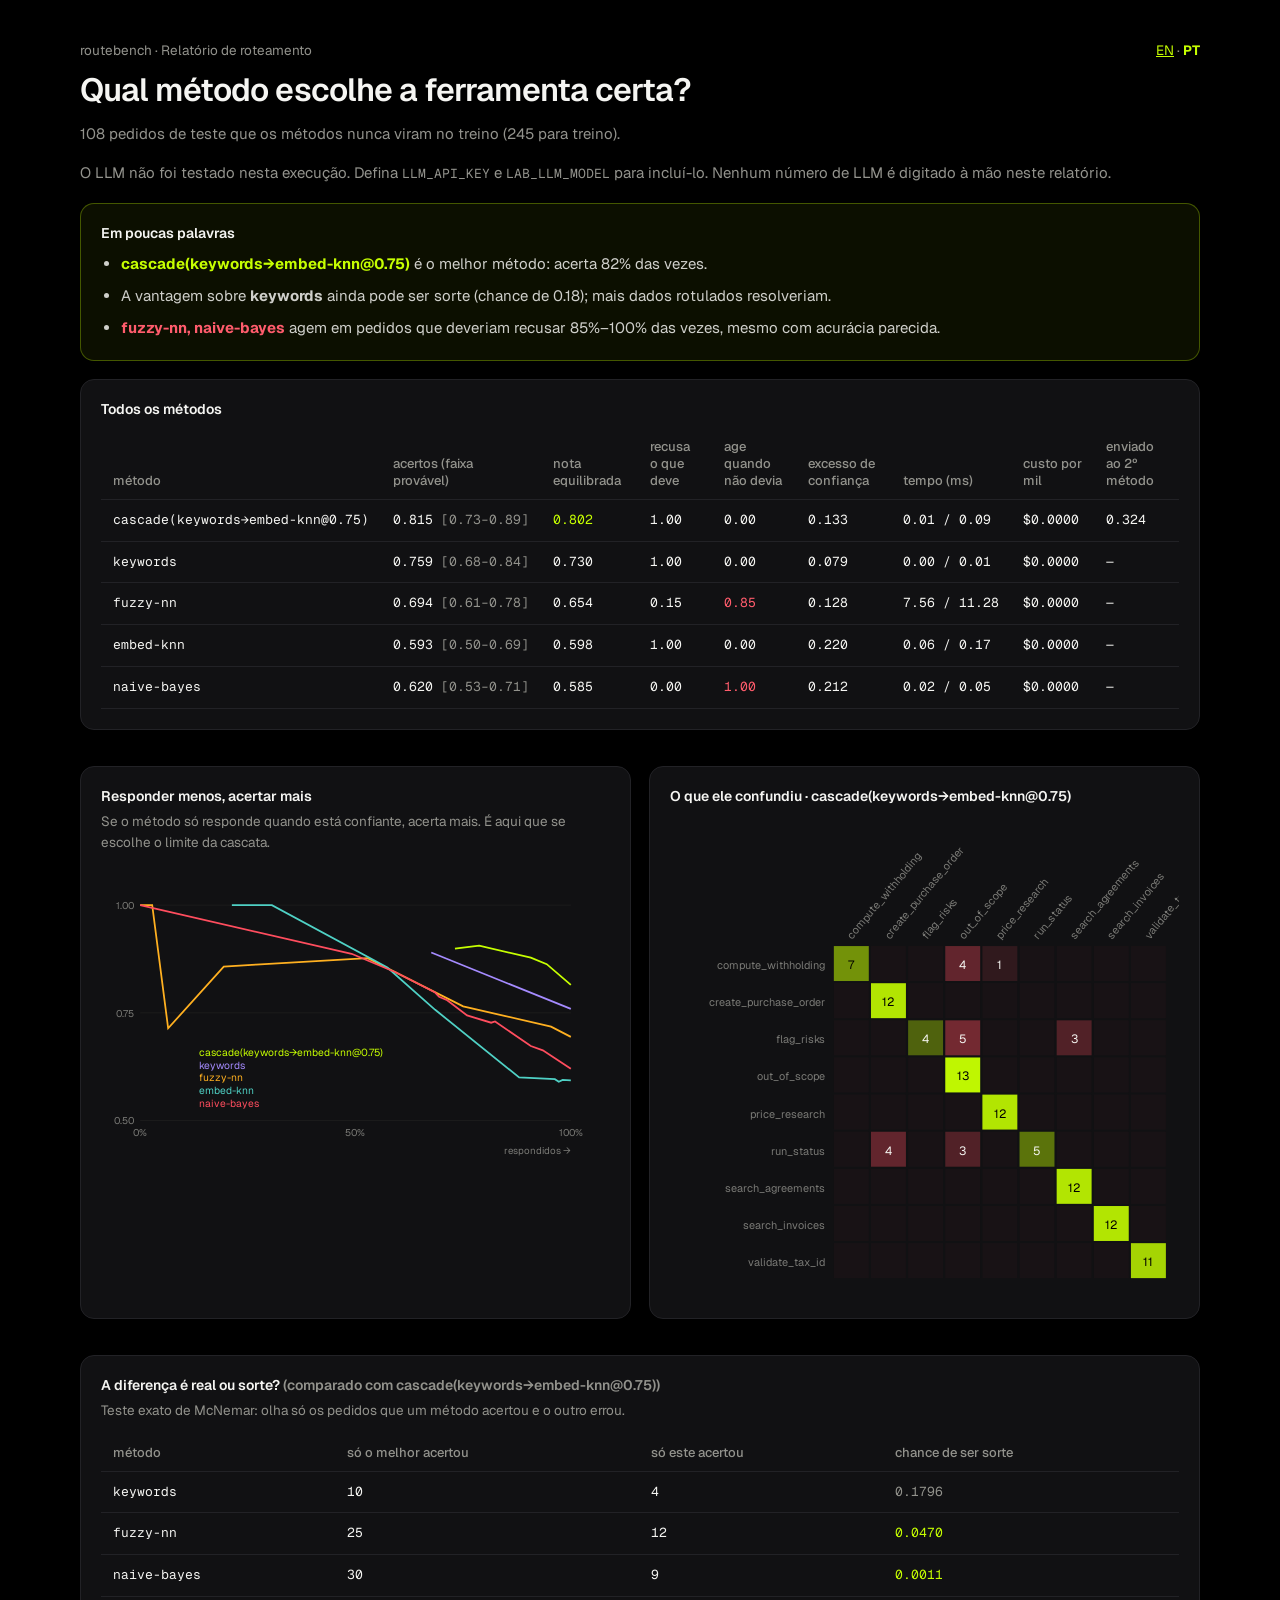
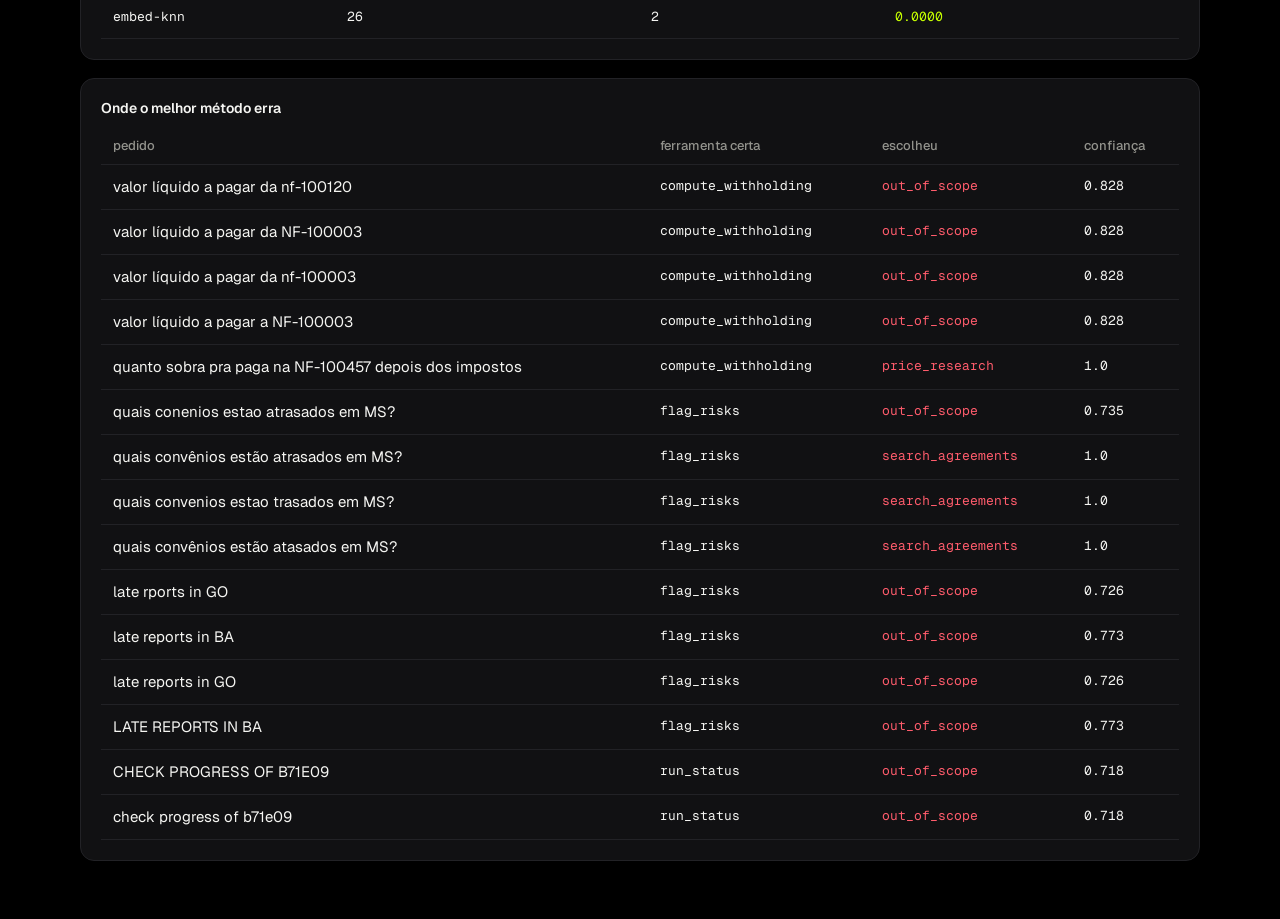
<file: demos/routebench-report.pt.html>
<!doctype html><html lang=pt-BR><head><meta charset=utf-8><meta name=viewport content="width=device-width,initial-scale=1">
<link rel=stylesheet href="https://fonts.googleapis.com/css2?family=Geist:wght@400;500;600&family=Geist+Mono:wght@400;500&display=swap">
<title>Routing report</title><style>
:root{--bg:#000;--s:#111113;--s2:#19191c;--l:#222226;--ink:#f5f5f2;--soft:#cfcfca;--m:#92928c;--a:#c6ff00;--v:#a58bff;--d:#ff5c6c}
*{box-sizing:border-box}body{margin:0;background:var(--bg);color:var(--ink);font:15px/1.6 Geist,'Segoe UI',system-ui,sans-serif;padding:40px 16px;-webkit-font-smoothing:antialiased}
main{max-width:1120px;margin:0 auto}h1{font:600 32px/1.1 Geist,'Segoe UI',system-ui,sans-serif;letter-spacing:-.03em;margin:10px 0 10px}
.label{font:600 14px Geist,'Segoe UI',system-ui,sans-serif;color:var(--ink);margin-bottom:10px}.top{display:flex;justify-content:space-between;color:var(--m);font-size:13.5px}
.card{border:1px solid var(--l);border-radius:14px;background:var(--s);margin:18px 0;padding:20px;overflow-x:auto}
table{width:100%;border-collapse:collapse}td,th{text-align:left;padding:10px 12px;border-bottom:1px solid var(--l);white-space:nowrap}
th{font:500 13px Geist,'Segoe UI',system-ui,sans-serif;color:var(--m);white-space:normal;vertical-align:bottom}
.mono{font-family:'Geist Mono',ui-monospace,monospace;font-size:13px}.muted{color:var(--m)}.a{color:var(--a)}.d{color:var(--d)}
.grid{display:grid;grid-template-columns:1fr 1fr;gap:18px}@media(max-width:900px){.grid{grid-template-columns:1fr}}
.plain{border-color:rgba(198,255,0,.3);background:rgba(198,255,0,.06)}.plain ul{margin:0;padding-left:20px;display:grid;gap:8px;color:var(--soft)}
a{color:var(--a)}.hint{color:var(--m);font-size:13.5px;margin:-4px 0 12px}
</style></head><body><main>
<div class=top><span>routebench · Relatório de roteamento</span><span><a href="routebench-report.html">EN</a> · <b class=a>PT</b></span></div><h1>Qual método escolhe a ferramenta certa?</h1>
<p class=muted>108 pedidos de teste que os métodos nunca viram no treino (245 para treino).</p><p class=muted>O LLM não foi testado nesta execução. Defina <span class=mono>LLM_API_KEY</span> e <span class=mono>LAB_LLM_MODEL</span> para incluí-lo. Nenhum número de LLM é digitado à mão neste relatório.</p>
<section class="card plain"><div class=label>Em poucas palavras</div><ul><li><b class=a>cascade(keywords→embed-knn@0.75)</b> é o melhor método: acerta 82% das vezes.</li><li>A vantagem sobre <b>keywords</b> ainda pode ser sorte (chance de 0.18); mais dados rotulados resolveriam.</li><li><b class=d>fuzzy-nn, naive-bayes</b> agem em pedidos que deveriam recusar 85%–100% das vezes, mesmo com acurácia parecida.</li></ul></section>
<section class=card><div class=label>Todos os métodos</div><table><tr><th>método</th><th>acertos (faixa provável)</th><th>nota equilibrada</th>
<th>recusa o que deve</th><th>age quando não devia</th><th>excesso de confiança</th><th>tempo (ms)</th><th>custo por mil</th><th>enviado ao 2º método</th></tr><tr><td class=mono>cascade(keywords→embed-knn@0.75)</td><td class=mono>0.815 <span class=muted>[0.73–0.89]</span></td><td class='mono a'>0.802</td><td class=mono>1.00</td><td class='mono '>0.00</td><td class=mono>0.133</td><td class=mono>0.01 / 0.09</td><td class=mono>$0.0000</td><td class=mono>0.324</td></tr><tr><td class=mono>keywords</td><td class=mono>0.759 <span class=muted>[0.68–0.84]</span></td><td class='mono '>0.730</td><td class=mono>1.00</td><td class='mono '>0.00</td><td class=mono>0.079</td><td class=mono>0.00 / 0.01</td><td class=mono>$0.0000</td><td class=mono>—</td></tr><tr><td class=mono>fuzzy-nn</td><td class=mono>0.694 <span class=muted>[0.61–0.78]</span></td><td class='mono '>0.654</td><td class=mono>0.15</td><td class='mono d'>0.85</td><td class=mono>0.128</td><td class=mono>7.56 / 11.28</td><td class=mono>$0.0000</td><td class=mono>—</td></tr><tr><td class=mono>embed-knn</td><td class=mono>0.593 <span class=muted>[0.50–0.69]</span></td><td class='mono '>0.598</td><td class=mono>1.00</td><td class='mono '>0.00</td><td class=mono>0.220</td><td class=mono>0.06 / 0.17</td><td class=mono>$0.0000</td><td class=mono>—</td></tr><tr><td class=mono>naive-bayes</td><td class=mono>0.620 <span class=muted>[0.53–0.71]</span></td><td class='mono '>0.585</td><td class=mono>0.00</td><td class='mono d'>1.00</td><td class=mono>0.212</td><td class=mono>0.02 / 0.05</td><td class=mono>$0.0000</td><td class=mono>—</td></tr></table></section>
<div class=grid>
<section class=card><div class=label>Responder menos, acertar mais</div><p class=hint>Se o método só responde quando está confiante, acerta mais. É aqui que se escolhe o limite da cascata.</p><svg viewBox="0 0 520 300" width="100%" role="img" aria-label="coverage vs accuracy"><line x1="40" x2="480" y1="260.0" y2="260.0" stroke="#1c1c1c"/><text x="34" y="264.0" fill="#7a7a76" font-size="10" text-anchor="end" font-family="Geist, sans-serif">0.50</text><line x1="40" x2="480" y1="150.0" y2="150.0" stroke="#1c1c1c"/><text x="34" y="154.0" fill="#7a7a76" font-size="10" text-anchor="end" font-family="Geist, sans-serif">0.75</text><line x1="40" x2="480" y1="40.0" y2="40.0" stroke="#1c1c1c"/><text x="34" y="44.0" fill="#7a7a76" font-size="10" text-anchor="end" font-family="Geist, sans-serif">1.00</text><text x="40" y="276" fill="#7a7a76" font-size="10" text-anchor="middle" font-family="Geist, sans-serif">0%</text><text x="260.0" y="276" fill="#7a7a76" font-size="10" text-anchor="middle" font-family="Geist, sans-serif">50%</text><text x="480" y="276" fill="#7a7a76" font-size="10" text-anchor="middle" font-family="Geist, sans-serif">100%</text><text x="480" y="294" fill="#7a7a76" font-size="10" text-anchor="end" font-family="Geist, sans-serif">respondidos →</text><polyline points="480.0,121.4 480.0,121.4 480.0,121.4 480.0,121.4 480.0,121.4 480.0,121.4 480.0,121.4 480.0,121.4 480.0,121.4 480.0,121.4 480.0,121.4 480.0,121.4 480.0,121.4 480.0,121.4 480.0,121.4 455.4,100.3 439.1,93.7 386.3,81.4 361.6,84.4 361.6,84.4 361.6,84.4" fill="none" stroke="#c6ff00" stroke-width="1.8"/><text x="100" y="194" fill="#c6ff00" font-size="10.5" font-family="Geist, sans-serif">cascade(keywords→embed-knn@0.75)</text><polyline points="480.0,146.0 480.0,146.0 480.0,146.0 480.0,146.0 480.0,146.0 480.0,146.0 480.0,146.0 480.0,146.0 480.0,146.0 480.0,146.0 480.0,146.0 337.4,88.4 337.4,88.4 337.4,88.4 337.4,88.4 337.4,88.4 337.4,88.4 337.4,88.4 337.4,88.4 337.4,88.4 337.4,88.4" fill="none" stroke="#a58bff" stroke-width="1.8"/><text x="100" y="207" fill="#a58bff" font-size="10.5" font-family="Geist, sans-serif">keywords</text><polyline points="480.0,174.6 480.0,174.6 480.0,174.6 480.0,174.6 480.0,174.6 480.0,174.6 480.0,174.6 480.0,174.6 480.0,174.6 480.0,174.6 459.8,164.1 370.0,143.4 272.3,94.1 158.4,100.7 125.4,102.9 68.6,165.8 52.3,40.0 52.3,40.0 40.0,40.0 40.0,40.0 40.0,40.0" fill="none" stroke="#ffb020" stroke-width="1.8"/><text x="100" y="220" fill="#ffb020" font-size="10.5" font-family="Geist, sans-serif">fuzzy-nn</text><polyline points="480.0,219.1 480.0,219.1 480.0,219.1 480.0,219.1 480.0,219.1 480.0,219.1 480.0,219.1 480.0,219.1 480.0,219.1 471.6,218.6 471.6,218.6 467.7,220.4 463.7,217.8 427.2,216.0 427.2,216.0 341.4,146.9 292.6,103.8 174.6,40.0 133.7,40.0 133.7,40.0 133.7,40.0" fill="none" stroke="#4fd1c5" stroke-width="1.8"/><text x="100" y="233" fill="#4fd1c5" font-size="10.5" font-family="Geist, sans-serif">embed-knn</text><polyline points="480.0,207.2 480.0,207.2 480.0,207.2 451.4,188.3 451.4,188.3 451.4,188.3 451.4,188.3 451.4,188.3 451.4,188.3 451.4,188.3 451.4,188.3 439.1,183.9 402.6,158.8 398.6,160.1 374.0,152.6 353.7,137.2 345.4,133.7 341.4,129.3 300.9,108.6 256.0,89.7 40.0,40.0" fill="none" stroke="#ff4d5e" stroke-width="1.8"/><text x="100" y="246" fill="#ff4d5e" font-size="10.5" font-family="Geist, sans-serif">naive-bayes</text></svg></section>
<section class=card><div class=label>O que ele confundiu · cascade(keywords→embed-knn@0.75)</div><svg viewBox="0 0 466 436" width="100%" role="img" aria-label="confusion matrix"><text transform="translate(167.0,114) rotate(-50)" fill="#7a7a76" font-size="10" font-family="Geist, sans-serif">compute_withholding</text><text transform="translate(201.0,114) rotate(-50)" fill="#7a7a76" font-size="10" font-family="Geist, sans-serif">create_purchase_order</text><text transform="translate(235.0,114) rotate(-50)" fill="#7a7a76" font-size="10" font-family="Geist, sans-serif">flag_risks</text><text transform="translate(269.0,114) rotate(-50)" fill="#7a7a76" font-size="10" font-family="Geist, sans-serif">out_of_scope</text><text transform="translate(303.0,114) rotate(-50)" fill="#7a7a76" font-size="10" font-family="Geist, sans-serif">price_research</text><text transform="translate(337.0,114) rotate(-50)" fill="#7a7a76" font-size="10" font-family="Geist, sans-serif">run_status</text><text transform="translate(371.0,114) rotate(-50)" fill="#7a7a76" font-size="10" font-family="Geist, sans-serif">search_agreements</text><text transform="translate(405.0,114) rotate(-50)" fill="#7a7a76" font-size="10" font-family="Geist, sans-serif">search_invoices</text><text transform="translate(439.0,114) rotate(-50)" fill="#7a7a76" font-size="10" font-family="Geist, sans-serif">validate_tax_id</text><text x="142" y="141.0" fill="#7a7a76" font-size="10" text-anchor="end" font-family="Geist, sans-serif">compute_withholding</text><rect x="150" y="120" width="32" height="32" fill="rgba(198,255,0,0.54)"/><text x="166.0" y="141.0" fill="#000" font-size="11" text-anchor="middle" font-family="Geist, sans-serif">7</text><rect x="184" y="120" width="32" height="32" fill="rgba(255,77,94,0.03)"/><rect x="218" y="120" width="32" height="32" fill="rgba(255,77,94,0.03)"/><rect x="252" y="120" width="32" height="32" fill="rgba(255,77,94,0.34)"/><text x="268.0" y="141.0" fill="#f4f4f0" font-size="11" text-anchor="middle" font-family="Geist, sans-serif">4</text><rect x="286" y="120" width="32" height="32" fill="rgba(255,77,94,0.13)"/><text x="302.0" y="141.0" fill="#f4f4f0" font-size="11" text-anchor="middle" font-family="Geist, sans-serif">1</text><rect x="320" y="120" width="32" height="32" fill="rgba(255,77,94,0.03)"/><rect x="354" y="120" width="32" height="32" fill="rgba(255,77,94,0.03)"/><rect x="388" y="120" width="32" height="32" fill="rgba(255,77,94,0.03)"/><rect x="422" y="120" width="32" height="32" fill="rgba(255,77,94,0.03)"/><text x="142" y="175.0" fill="#7a7a76" font-size="10" text-anchor="end" font-family="Geist, sans-serif">create_purchase_order</text><rect x="150" y="154" width="32" height="32" fill="rgba(255,77,94,0.03)"/><rect x="184" y="154" width="32" height="32" fill="rgba(198,255,0,0.89)"/><text x="200.0" y="175.0" fill="#000" font-size="11" text-anchor="middle" font-family="Geist, sans-serif">12</text><rect x="218" y="154" width="32" height="32" fill="rgba(255,77,94,0.03)"/><rect x="252" y="154" width="32" height="32" fill="rgba(255,77,94,0.03)"/><rect x="286" y="154" width="32" height="32" fill="rgba(255,77,94,0.03)"/><rect x="320" y="154" width="32" height="32" fill="rgba(255,77,94,0.03)"/><rect x="354" y="154" width="32" height="32" fill="rgba(255,77,94,0.03)"/><rect x="388" y="154" width="32" height="32" fill="rgba(255,77,94,0.03)"/><rect x="422" y="154" width="32" height="32" fill="rgba(255,77,94,0.03)"/><text x="142" y="209.0" fill="#7a7a76" font-size="10" text-anchor="end" font-family="Geist, sans-serif">flag_risks</text><rect x="150" y="188" width="32" height="32" fill="rgba(255,77,94,0.03)"/><rect x="184" y="188" width="32" height="32" fill="rgba(255,77,94,0.03)"/><rect x="218" y="188" width="32" height="32" fill="rgba(198,255,0,0.34)"/><text x="234.0" y="209.0" fill="#f4f4f0" font-size="11" text-anchor="middle" font-family="Geist, sans-serif">4</text><rect x="252" y="188" width="32" height="32" fill="rgba(255,77,94,0.41)"/><text x="268.0" y="209.0" fill="#f4f4f0" font-size="11" text-anchor="middle" font-family="Geist, sans-serif">5</text><rect x="286" y="188" width="32" height="32" fill="rgba(255,77,94,0.03)"/><rect x="320" y="188" width="32" height="32" fill="rgba(255,77,94,0.03)"/><rect x="354" y="188" width="32" height="32" fill="rgba(255,77,94,0.27)"/><text x="370.0" y="209.0" fill="#f4f4f0" font-size="11" text-anchor="middle" font-family="Geist, sans-serif">3</text><rect x="388" y="188" width="32" height="32" fill="rgba(255,77,94,0.03)"/><rect x="422" y="188" width="32" height="32" fill="rgba(255,77,94,0.03)"/><text x="142" y="243.0" fill="#7a7a76" font-size="10" text-anchor="end" font-family="Geist, sans-serif">out_of_scope</text><rect x="150" y="222" width="32" height="32" fill="rgba(255,77,94,0.03)"/><rect x="184" y="222" width="32" height="32" fill="rgba(255,77,94,0.03)"/><rect x="218" y="222" width="32" height="32" fill="rgba(255,77,94,0.03)"/><rect x="252" y="222" width="32" height="32" fill="rgba(198,255,0,0.96)"/><text x="268.0" y="243.0" fill="#000" font-size="11" text-anchor="middle" font-family="Geist, sans-serif">13</text><rect x="286" y="222" width="32" height="32" fill="rgba(255,77,94,0.03)"/><rect x="320" y="222" width="32" height="32" fill="rgba(255,77,94,0.03)"/><rect x="354" y="222" width="32" height="32" fill="rgba(255,77,94,0.03)"/><rect x="388" y="222" width="32" height="32" fill="rgba(255,77,94,0.03)"/><rect x="422" y="222" width="32" height="32" fill="rgba(255,77,94,0.03)"/><text x="142" y="277.0" fill="#7a7a76" font-size="10" text-anchor="end" font-family="Geist, sans-serif">price_research</text><rect x="150" y="256" width="32" height="32" fill="rgba(255,77,94,0.03)"/><rect x="184" y="256" width="32" height="32" fill="rgba(255,77,94,0.03)"/><rect x="218" y="256" width="32" height="32" fill="rgba(255,77,94,0.03)"/><rect x="252" y="256" width="32" height="32" fill="rgba(255,77,94,0.03)"/><rect x="286" y="256" width="32" height="32" fill="rgba(198,255,0,0.89)"/><text x="302.0" y="277.0" fill="#000" font-size="11" text-anchor="middle" font-family="Geist, sans-serif">12</text><rect x="320" y="256" width="32" height="32" fill="rgba(255,77,94,0.03)"/><rect x="354" y="256" width="32" height="32" fill="rgba(255,77,94,0.03)"/><rect x="388" y="256" width="32" height="32" fill="rgba(255,77,94,0.03)"/><rect x="422" y="256" width="32" height="32" fill="rgba(255,77,94,0.03)"/><text x="142" y="311.0" fill="#7a7a76" font-size="10" text-anchor="end" font-family="Geist, sans-serif">run_status</text><rect x="150" y="290" width="32" height="32" fill="rgba(255,77,94,0.03)"/><rect x="184" y="290" width="32" height="32" fill="rgba(255,77,94,0.34)"/><text x="200.0" y="311.0" fill="#f4f4f0" font-size="11" text-anchor="middle" font-family="Geist, sans-serif">4</text><rect x="218" y="290" width="32" height="32" fill="rgba(255,77,94,0.03)"/><rect x="252" y="290" width="32" height="32" fill="rgba(255,77,94,0.27)"/><text x="268.0" y="311.0" fill="#f4f4f0" font-size="11" text-anchor="middle" font-family="Geist, sans-serif">3</text><rect x="286" y="290" width="32" height="32" fill="rgba(255,77,94,0.03)"/><rect x="320" y="290" width="32" height="32" fill="rgba(198,255,0,0.41)"/><text x="336.0" y="311.0" fill="#f4f4f0" font-size="11" text-anchor="middle" font-family="Geist, sans-serif">5</text><rect x="354" y="290" width="32" height="32" fill="rgba(255,77,94,0.03)"/><rect x="388" y="290" width="32" height="32" fill="rgba(255,77,94,0.03)"/><rect x="422" y="290" width="32" height="32" fill="rgba(255,77,94,0.03)"/><text x="142" y="345.0" fill="#7a7a76" font-size="10" text-anchor="end" font-family="Geist, sans-serif">search_agreements</text><rect x="150" y="324" width="32" height="32" fill="rgba(255,77,94,0.03)"/><rect x="184" y="324" width="32" height="32" fill="rgba(255,77,94,0.03)"/><rect x="218" y="324" width="32" height="32" fill="rgba(255,77,94,0.03)"/><rect x="252" y="324" width="32" height="32" fill="rgba(255,77,94,0.03)"/><rect x="286" y="324" width="32" height="32" fill="rgba(255,77,94,0.03)"/><rect x="320" y="324" width="32" height="32" fill="rgba(255,77,94,0.03)"/><rect x="354" y="324" width="32" height="32" fill="rgba(198,255,0,0.89)"/><text x="370.0" y="345.0" fill="#000" font-size="11" text-anchor="middle" font-family="Geist, sans-serif">12</text><rect x="388" y="324" width="32" height="32" fill="rgba(255,77,94,0.03)"/><rect x="422" y="324" width="32" height="32" fill="rgba(255,77,94,0.03)"/><text x="142" y="379.0" fill="#7a7a76" font-size="10" text-anchor="end" font-family="Geist, sans-serif">search_invoices</text><rect x="150" y="358" width="32" height="32" fill="rgba(255,77,94,0.03)"/><rect x="184" y="358" width="32" height="32" fill="rgba(255,77,94,0.03)"/><rect x="218" y="358" width="32" height="32" fill="rgba(255,77,94,0.03)"/><rect x="252" y="358" width="32" height="32" fill="rgba(255,77,94,0.03)"/><rect x="286" y="358" width="32" height="32" fill="rgba(255,77,94,0.03)"/><rect x="320" y="358" width="32" height="32" fill="rgba(255,77,94,0.03)"/><rect x="354" y="358" width="32" height="32" fill="rgba(255,77,94,0.03)"/><rect x="388" y="358" width="32" height="32" fill="rgba(198,255,0,0.89)"/><text x="404.0" y="379.0" fill="#000" font-size="11" text-anchor="middle" font-family="Geist, sans-serif">12</text><rect x="422" y="358" width="32" height="32" fill="rgba(255,77,94,0.03)"/><text x="142" y="413.0" fill="#7a7a76" font-size="10" text-anchor="end" font-family="Geist, sans-serif">validate_tax_id</text><rect x="150" y="392" width="32" height="32" fill="rgba(255,77,94,0.03)"/><rect x="184" y="392" width="32" height="32" fill="rgba(255,77,94,0.03)"/><rect x="218" y="392" width="32" height="32" fill="rgba(255,77,94,0.03)"/><rect x="252" y="392" width="32" height="32" fill="rgba(255,77,94,0.03)"/><rect x="286" y="392" width="32" height="32" fill="rgba(255,77,94,0.03)"/><rect x="320" y="392" width="32" height="32" fill="rgba(255,77,94,0.03)"/><rect x="354" y="392" width="32" height="32" fill="rgba(255,77,94,0.03)"/><rect x="388" y="392" width="32" height="32" fill="rgba(255,77,94,0.03)"/><rect x="422" y="392" width="32" height="32" fill="rgba(198,255,0,0.82)"/><text x="438.0" y="413.0" fill="#000" font-size="11" text-anchor="middle" font-family="Geist, sans-serif">11</text></svg></section>
</div>
<section class=card><div class=label>A diferença é real ou sorte? <span class=muted>(comparado com cascade(keywords→embed-knn@0.75))</span></div><table>
<p class=hint>Teste exato de McNemar: olha só os pedidos que um método acertou e o outro errou.</p>
<tr><th>método</th><th>só o melhor acertou</th><th>só este acertou</th><th>chance de ser sorte</th></tr><tr><td class=mono>keywords</td><td class=mono>10</td><td class=mono>4</td><td class='mono muted'>0.1796</td></tr><tr><td class=mono>fuzzy-nn</td><td class=mono>25</td><td class=mono>12</td><td class='mono a'>0.0470</td></tr><tr><td class=mono>naive-bayes</td><td class=mono>30</td><td class=mono>9</td><td class='mono a'>0.0011</td></tr><tr><td class=mono>embed-knn</td><td class=mono>26</td><td class=mono>2</td><td class='mono a'>0.0000</td></tr></table></section>
<section class=card><div class=label>Onde o melhor método erra</div><table><tr><th>pedido</th><th>ferramenta certa</th><th>escolheu</th><th>confiança</th></tr><tr><td>valor líquido a pagar da nf-100120</td><td class=mono>compute_withholding</td><td class='mono d'>out_of_scope</td><td class=mono>0.828</td></tr><tr><td>valor líquido a pagar da NF-100003</td><td class=mono>compute_withholding</td><td class='mono d'>out_of_scope</td><td class=mono>0.828</td></tr><tr><td>valor líquido a pagar da nf-100003</td><td class=mono>compute_withholding</td><td class='mono d'>out_of_scope</td><td class=mono>0.828</td></tr><tr><td>valor líquido a pagar a NF-100003</td><td class=mono>compute_withholding</td><td class='mono d'>out_of_scope</td><td class=mono>0.828</td></tr><tr><td>quanto sobra pra paga na NF-100457 depois dos impostos</td><td class=mono>compute_withholding</td><td class='mono d'>price_research</td><td class=mono>1.0</td></tr><tr><td>quais conenios estao atrasados em MS?</td><td class=mono>flag_risks</td><td class='mono d'>out_of_scope</td><td class=mono>0.735</td></tr><tr><td>quais convênios estão atrasados em MS?</td><td class=mono>flag_risks</td><td class='mono d'>search_agreements</td><td class=mono>1.0</td></tr><tr><td>quais convenios estao trasados em MS?</td><td class=mono>flag_risks</td><td class='mono d'>search_agreements</td><td class=mono>1.0</td></tr><tr><td>quais convênios estão atasados em MS?</td><td class=mono>flag_risks</td><td class='mono d'>search_agreements</td><td class=mono>1.0</td></tr><tr><td>late rports in GO</td><td class=mono>flag_risks</td><td class='mono d'>out_of_scope</td><td class=mono>0.726</td></tr><tr><td>late reports in BA</td><td class=mono>flag_risks</td><td class='mono d'>out_of_scope</td><td class=mono>0.773</td></tr><tr><td>late reports in GO</td><td class=mono>flag_risks</td><td class='mono d'>out_of_scope</td><td class=mono>0.726</td></tr><tr><td>LATE REPORTS IN BA</td><td class=mono>flag_risks</td><td class='mono d'>out_of_scope</td><td class=mono>0.773</td></tr><tr><td>CHECK PROGRESS OF B71E09</td><td class=mono>run_status</td><td class='mono d'>out_of_scope</td><td class=mono>0.718</td></tr><tr><td>check progress of b71e09</td><td class=mono>run_status</td><td class='mono d'>out_of_scope</td><td class=mono>0.718</td></tr></table></section>
</main></body></html>
</file>
<file: styles.css>
:root {
  --bg: #000;
  --ink: #f2f2ee;
  --soft: #b4b4ae;
  --muted: #7c7c77;
  --line: #1f1f1f;
  --raised: #0d0d0d;
  --lime: #c6ff00;
  --violet: #a58bff;
  --font: "Geist", "Segoe UI", system-ui, sans-serif;
  color-scheme: dark;
}
* { box-sizing: border-box; }
html { scroll-behavior: smooth; }
body { margin: 0; background: var(--bg); color: var(--ink); font: 400 17px/1.6 var(--font); -webkit-font-smoothing: antialiased; }
::selection { background: var(--violet); color: #000; }
a { color: inherit; }
img { max-width: 100%; display: block; }
:focus-visible { outline: 2px solid var(--lime); outline-offset: 3px; border-radius: 6px; }

.wrap { max-width: 1200px; margin: 0 auto; padding: 0 32px; }

/* nav */
nav { position: sticky; top: 0; z-index: 10; background: rgba(0, 0, 0, .75); backdrop-filter: blur(12px); }
nav .wrap { display: flex; align-items: center; justify-content: space-between; height: 64px; }
.brand { font-weight: 600; text-decoration: none; }
.links { display: flex; gap: 4px; align-items: center; }
.links a { text-decoration: none; padding: 8px 12px; border-radius: 8px; font-size: 15px; color: var(--soft); }
.links a:hover { color: var(--ink); background: var(--raised); }
.lang { margin-left: 10px; display: inline-flex; padding: 3px; background: var(--raised); border: 1px solid var(--line); border-radius: 999px; }
.lang button { border: 0; background: transparent; color: var(--muted); padding: 5px 11px; border-radius: 999px; font: 500 13px var(--font); cursor: pointer; }
.lang button[aria-pressed="true"] { background: var(--ink); color: #000; }

/* hero */
.hero { padding: 80px 0 64px; }
.intro { max-width: 760px; }
.hero h1 { font-weight: 600; font-size: clamp(36px, 5vw, 58px); line-height: 1.04; letter-spacing: -.035em; margin: 0 0 24px; }
.intro p { color: var(--soft); font-size: 19px; line-height: 1.55; margin: 0 0 14px; max-width: 40em; }
.cta { display: flex; gap: 10px; flex-wrap: wrap; margin-top: 30px; }
.btn { display: inline-flex; align-items: center; height: 46px; padding: 0 22px; border-radius: 999px; border: 1px solid #333; font-weight: 500; font-size: 15px; text-decoration: none; }
.btn:hover { border-color: var(--ink); }
.btn.primary { background: var(--lime); color: #000; border-color: var(--lime); }
.btn.primary:hover { background: #d6ff4d; }

/* project explorer: a list of projects on the left, the selected one on the right */
.explorer { padding: 72px 0 96px; border-top: 1px solid var(--line); }
.section-title { font-weight: 600; font-size: clamp(28px, 3vw, 36px); letter-spacing: -.03em; margin: 0 0 28px; }
.layout { display: grid; grid-template-columns: 300px minmax(0, 1fr); gap: 28px; align-items: start; }
.tabs { display: flex; flex-direction: column; gap: 6px; position: sticky; top: 88px; }
.tabs button { display: flex; flex-direction: column; gap: 3px; text-align: left; padding: 14px 16px; border-radius: 14px; border: 1px solid transparent;
  background: transparent; color: var(--ink); font-family: var(--font); cursor: pointer; transition: background .2s, border-color .2s; }
.tabs button:hover { background: var(--raised); }
.tabs button[aria-selected="true"] { background: var(--raised); border-color: #2c2c2c; box-shadow: inset 3px 0 0 var(--lime); }
.t-name { font-weight: 600; font-size: 18px; letter-spacing: -.01em; }
.t-line { color: var(--muted); font-size: 14px; line-height: 1.4; }
.tabs button[aria-selected="true"] .t-line { color: var(--soft); }

.panel { border: 1px solid var(--line); border-radius: 20px; background: var(--raised); overflow: hidden; animation: show .35s ease; }
.panel:focus-visible { outline-offset: 4px; }
@keyframes show { from { opacity: 0; transform: translateY(6px); } to { opacity: 1; transform: none; } }
.shot { display: block; border-top: 1px solid var(--line); background: #000; }
a.shot { cursor: zoom-in; }
.shot img, .shot video { width: 100%; display: block; aspect-ratio: 16 / 10; object-fit: cover; object-position: top; }
.body { display: grid; grid-template-columns: 1fr 1fr; gap: 36px; padding: 32px; }
.panel h3 { font-weight: 600; font-size: 30px; letter-spacing: -.03em; margin: 0 0 14px; }
.panel p.what { margin: 0 0 22px; font-size: 17px; }
.panel ul { list-style: none; padding: 0; margin: 0 0 20px; display: grid; gap: 10px; }
.panel li { position: relative; padding-left: 22px; color: var(--soft); font-size: 15.5px; }
.panel li::before { content: ""; position: absolute; left: 0; top: .7em; width: 10px; height: 2px; background: var(--violet); }
.stack { color: var(--muted); font-size: 14.5px; margin: 0 0 22px; }
.code { display: inline-flex; align-items: center; height: 42px; padding: 0 18px; border-radius: 999px; background: var(--ink); color: #000; font-weight: 500; font-size: 15px; text-decoration: none; }
.code:hover { background: var(--lime); }
.actions { display: flex; flex-wrap: wrap; gap: 10px; align-items: center; }
.demo { display: inline-flex; align-items: center; height: 42px; padding: 0 18px; border-radius: 999px; border: 1px solid #333; font-weight: 500; font-size: 15px; text-decoration: none; }
.demo:hover { border-color: var(--ink); }

/* about */
.about { padding: 96px 0; border-top: 1px solid var(--line); }
.about h2 { font-weight: 600; font-size: clamp(30px, 3.4vw, 40px); letter-spacing: -.03em; margin: 0 0 28px; }
.cols { display: grid; grid-template-columns: 1fr 1fr; gap: 40px; max-width: 980px; }
.cols p { margin: 0; color: var(--soft); }

footer { padding: 40px 0 56px; border-top: 1px solid var(--line); color: var(--muted); font-size: 15px; }
footer .wrap { display: flex; justify-content: space-between; gap: 20px; flex-wrap: wrap; }
.contact { display: flex; gap: 20px; }
.contact a { text-decoration: none; }
.contact a:hover { color: var(--ink); }

[data-lang-pt] { display: none; }
html[lang="pt-BR"] [data-lang-en] { display: none; }
html[lang="pt-BR"] [data-lang-pt] { display: revert; }

@media (max-width: 900px) {
  .wrap { padding: 0 16px; }
  .hero { padding: 48px 0 56px; }
  .explorer { padding: 56px 0 72px; }
  .layout { grid-template-columns: 1fr; gap: 16px; }
  .tabs { position: static; flex-direction: row; overflow-x: auto; scrollbar-width: none; margin: 0 -16px; padding: 0 16px; }
  .tabs button { flex: none; padding: 10px 16px; border-radius: 999px; border-color: var(--line); }
  .tabs button[aria-selected="true"] { box-shadow: none; background: var(--ink); color: #000; }
  .t-line { display: none !important; }
  .t-name { font-size: 15px; }
  .body { grid-template-columns: 1fr; gap: 8px; padding: 22px; }
  .panel { border-radius: 16px; }
  .cols { grid-template-columns: 1fr; gap: 16px; }
  .links a { padding: 8px; }
}
@media (prefers-reduced-motion: reduce) {
  html { scroll-behavior: auto; }
  .panel { animation: none; }
}
</file>
